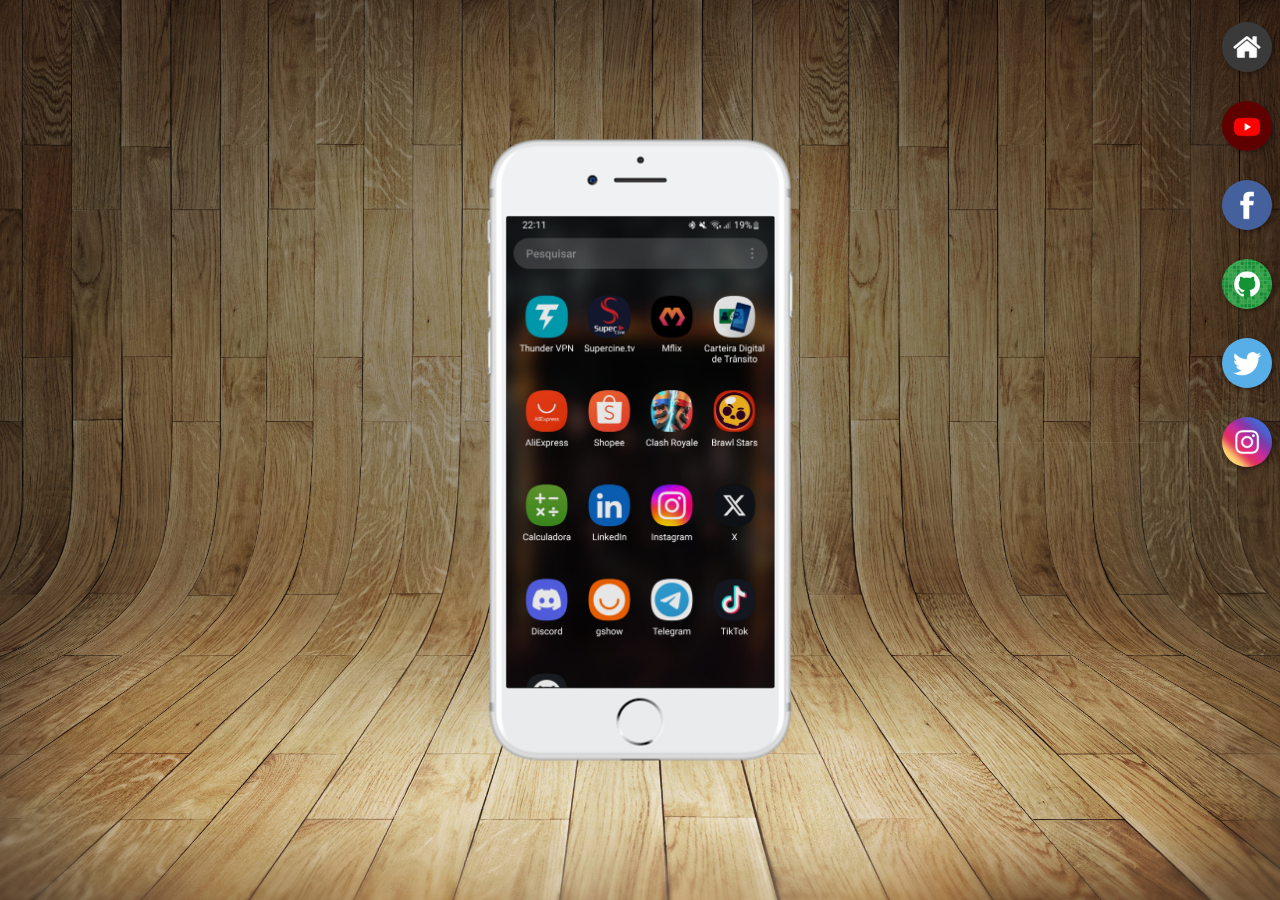
<file: index.html>
<!DOCTYPE html>
<html lang="pt-br">
<head>
    <meta charset="UTF-8">
    <meta name="viewport" content="width=device-width, initial-scale=1.0">
    <title>Projeto Redes Sociais</title>
    <link rel="stylesheet" href="estilos/styles.css">
    <link rel="shortcut icon" href="imagens/favicon.ico" type="image/x-icon">
</head>
<body>
    <main>
        <section id="telefone">
            <iframe src="templates/home.html" frameborder="0" name="iphone" id="iphone"></iframe>
        </section>
        <section id="redes-sociais">
            <a href="templates/home.html" target="iphone"><img src="imagens/logo-home.jpg" alt="Home"></a>
            <a href="templates/youtube.html" target="iphone"><img src="imagens/logo-youtube.jpg" alt="Youtube"></a>
            <a href="templates/facebook.html" target="iphone"><img src="imagens/logo-facebook.jpg" alt="Facebook"></a>
            <a href="templates/github.html" target="iphone"><img src="imagens/logo-github.jpg" alt="GitHub"></a>
            <a href="templates/twitter.html" target="iphone"><img src="imagens/logo-twitter.jpg" alt="Twitter"></a>
            <a href="templates/instagram.html" target="iphone"><img src="imagens/logo-instagram.jpg" alt="Instagram"></a>
        </section>
    </main>
</body>
</html>
</file>
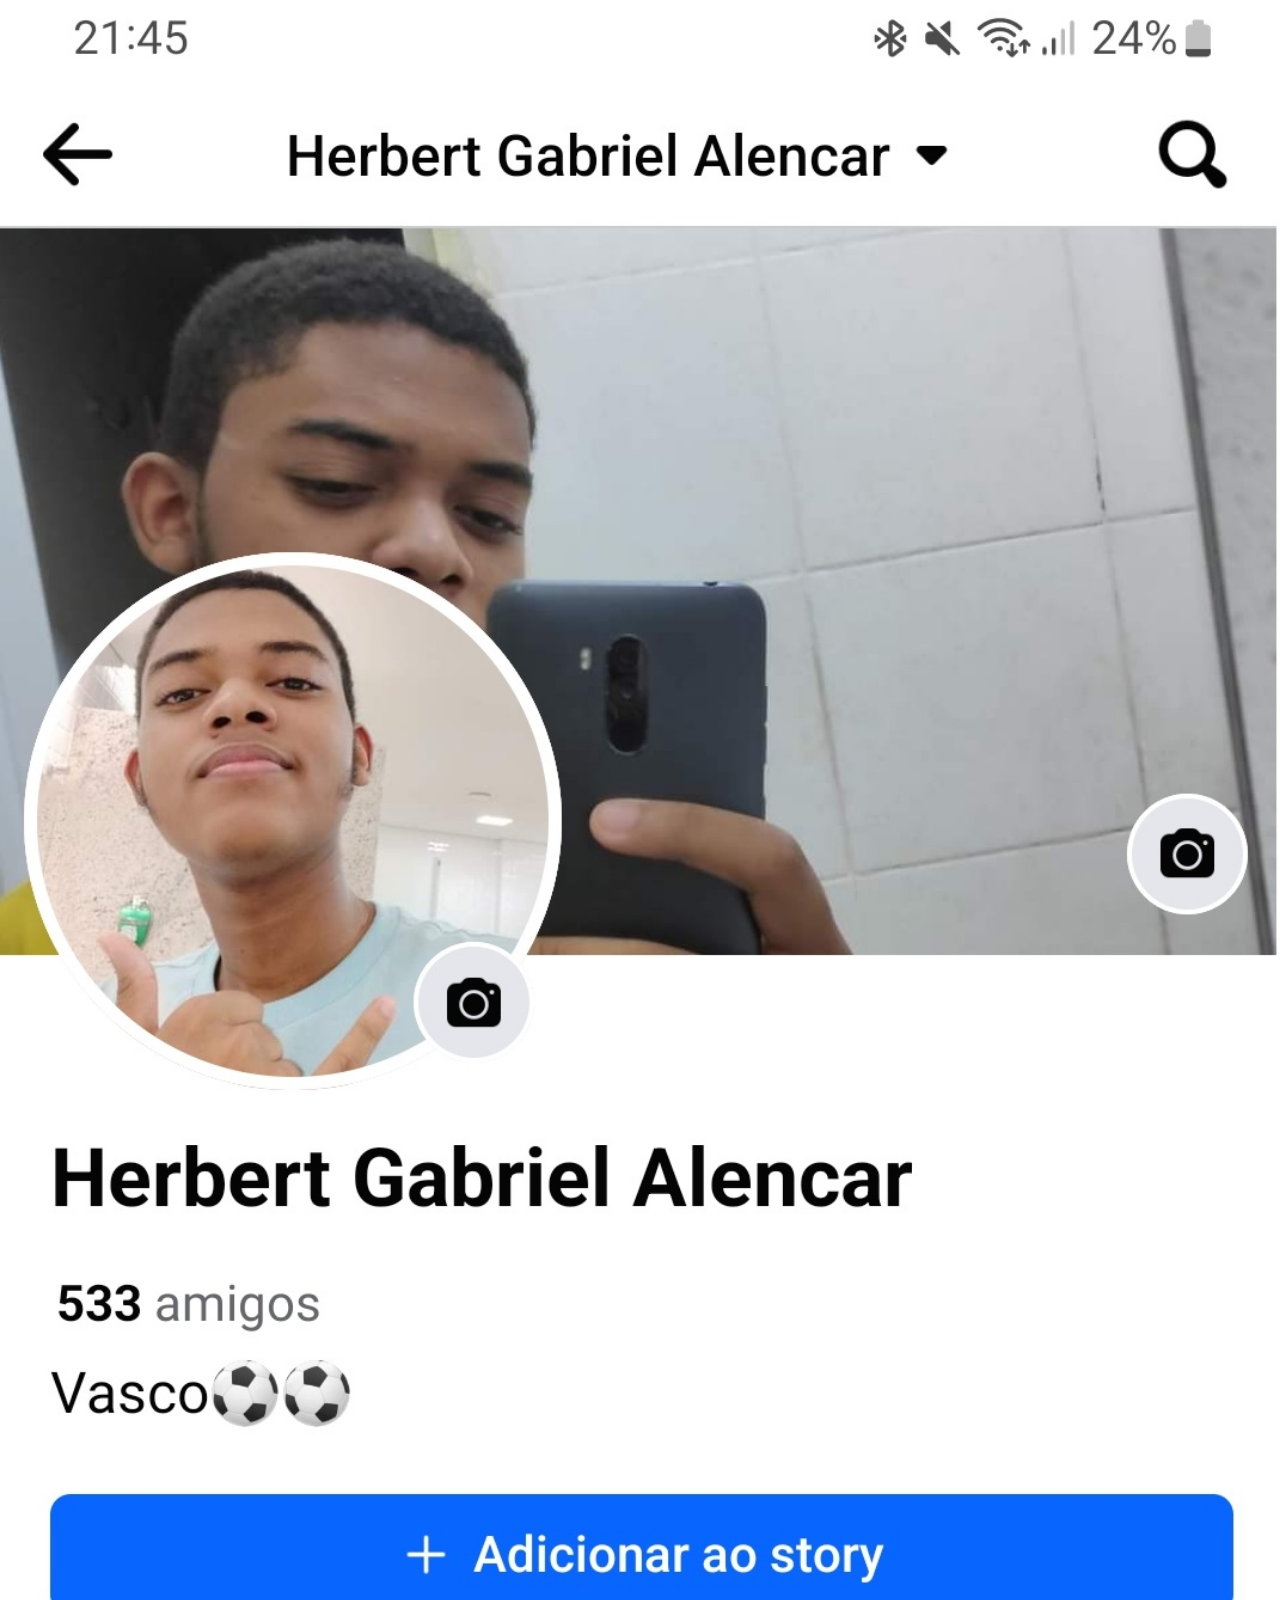
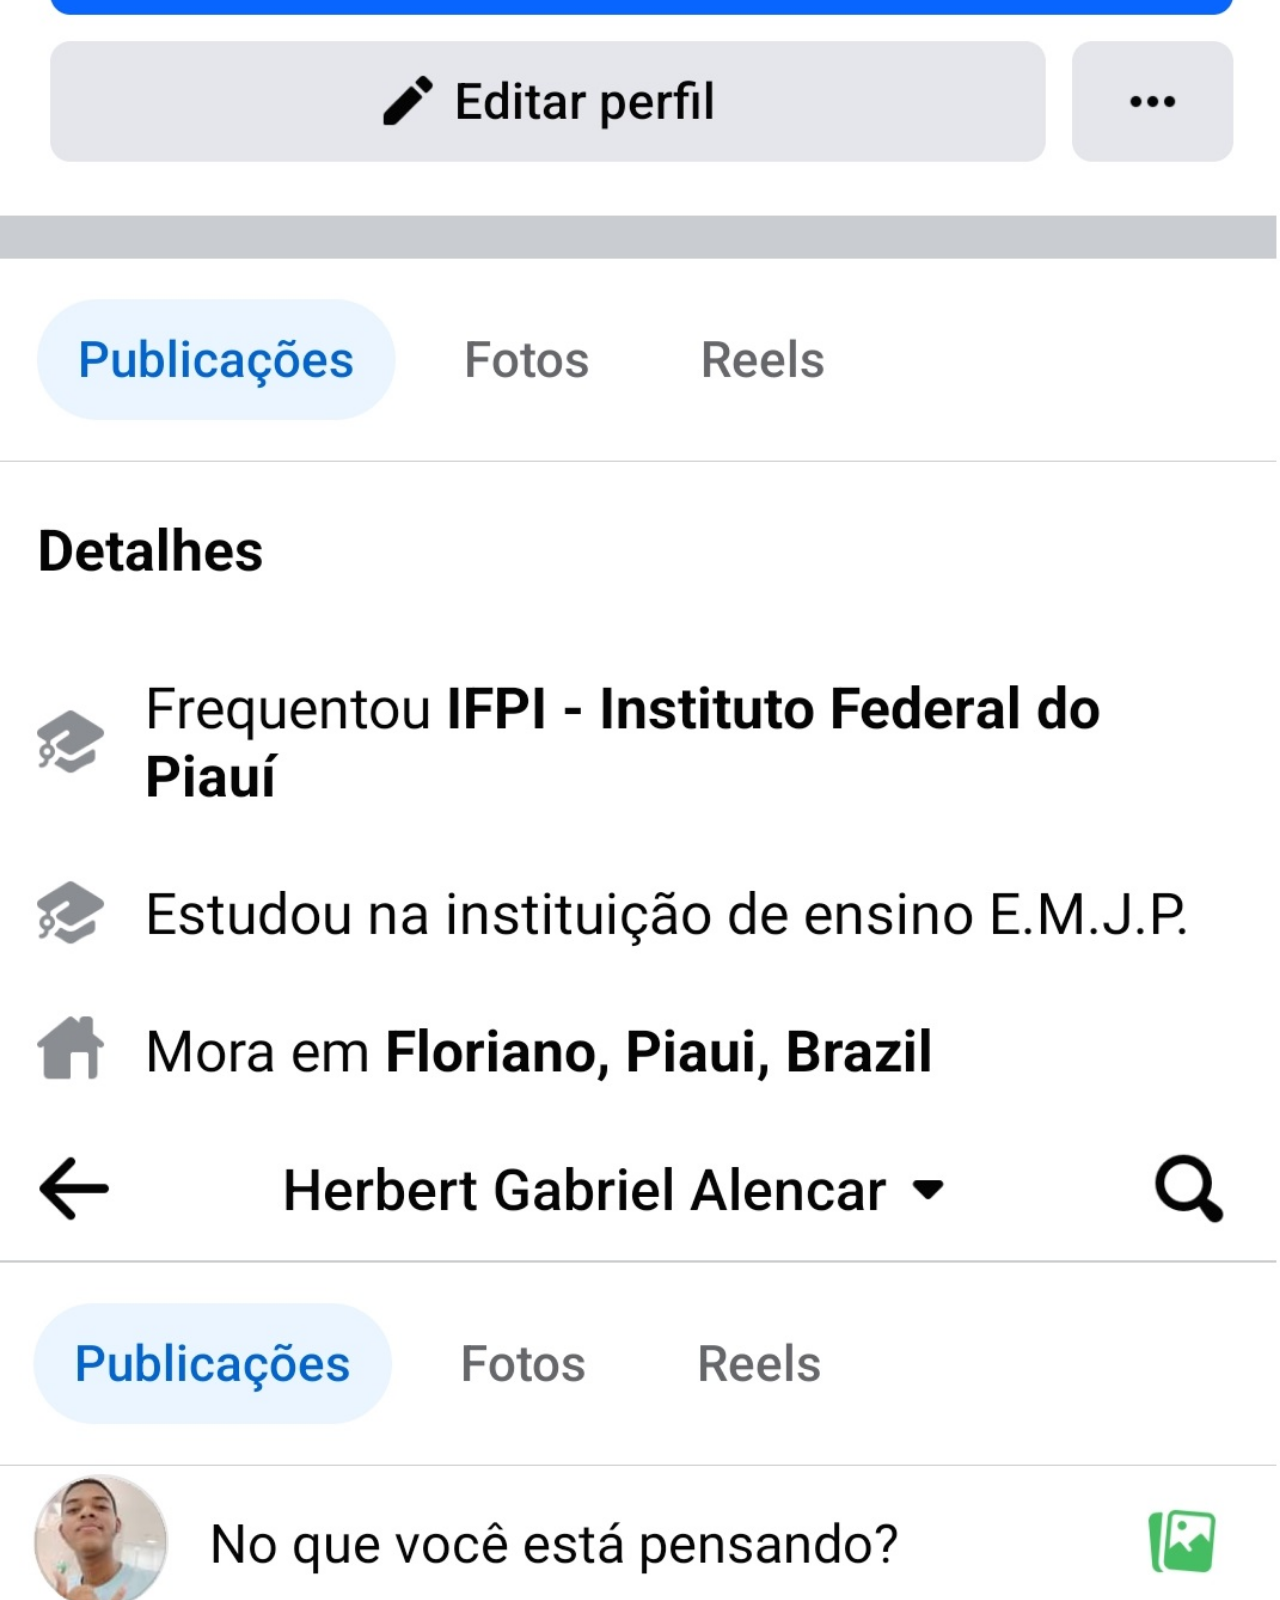
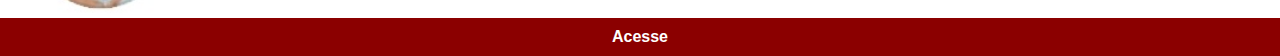
<file: facebook.html>
<!DOCTYPE html>
<html lang="en">
<head>
    <meta charset="UTF-8">
    <meta name="viewport" content="width=device-width, initial-scale=1.0">
    <link rel="stylesheet" href="estilos/social.css">
    <title>Facebook</title>
</head>
<body>
    <img src="imagens/tela-facebook.jpg" alt="Facebook">
    <a href="https://www.facebook.com/herbertgabriel.alencar" target="_blank">Acesse</a>
</body>
</html>
</file>
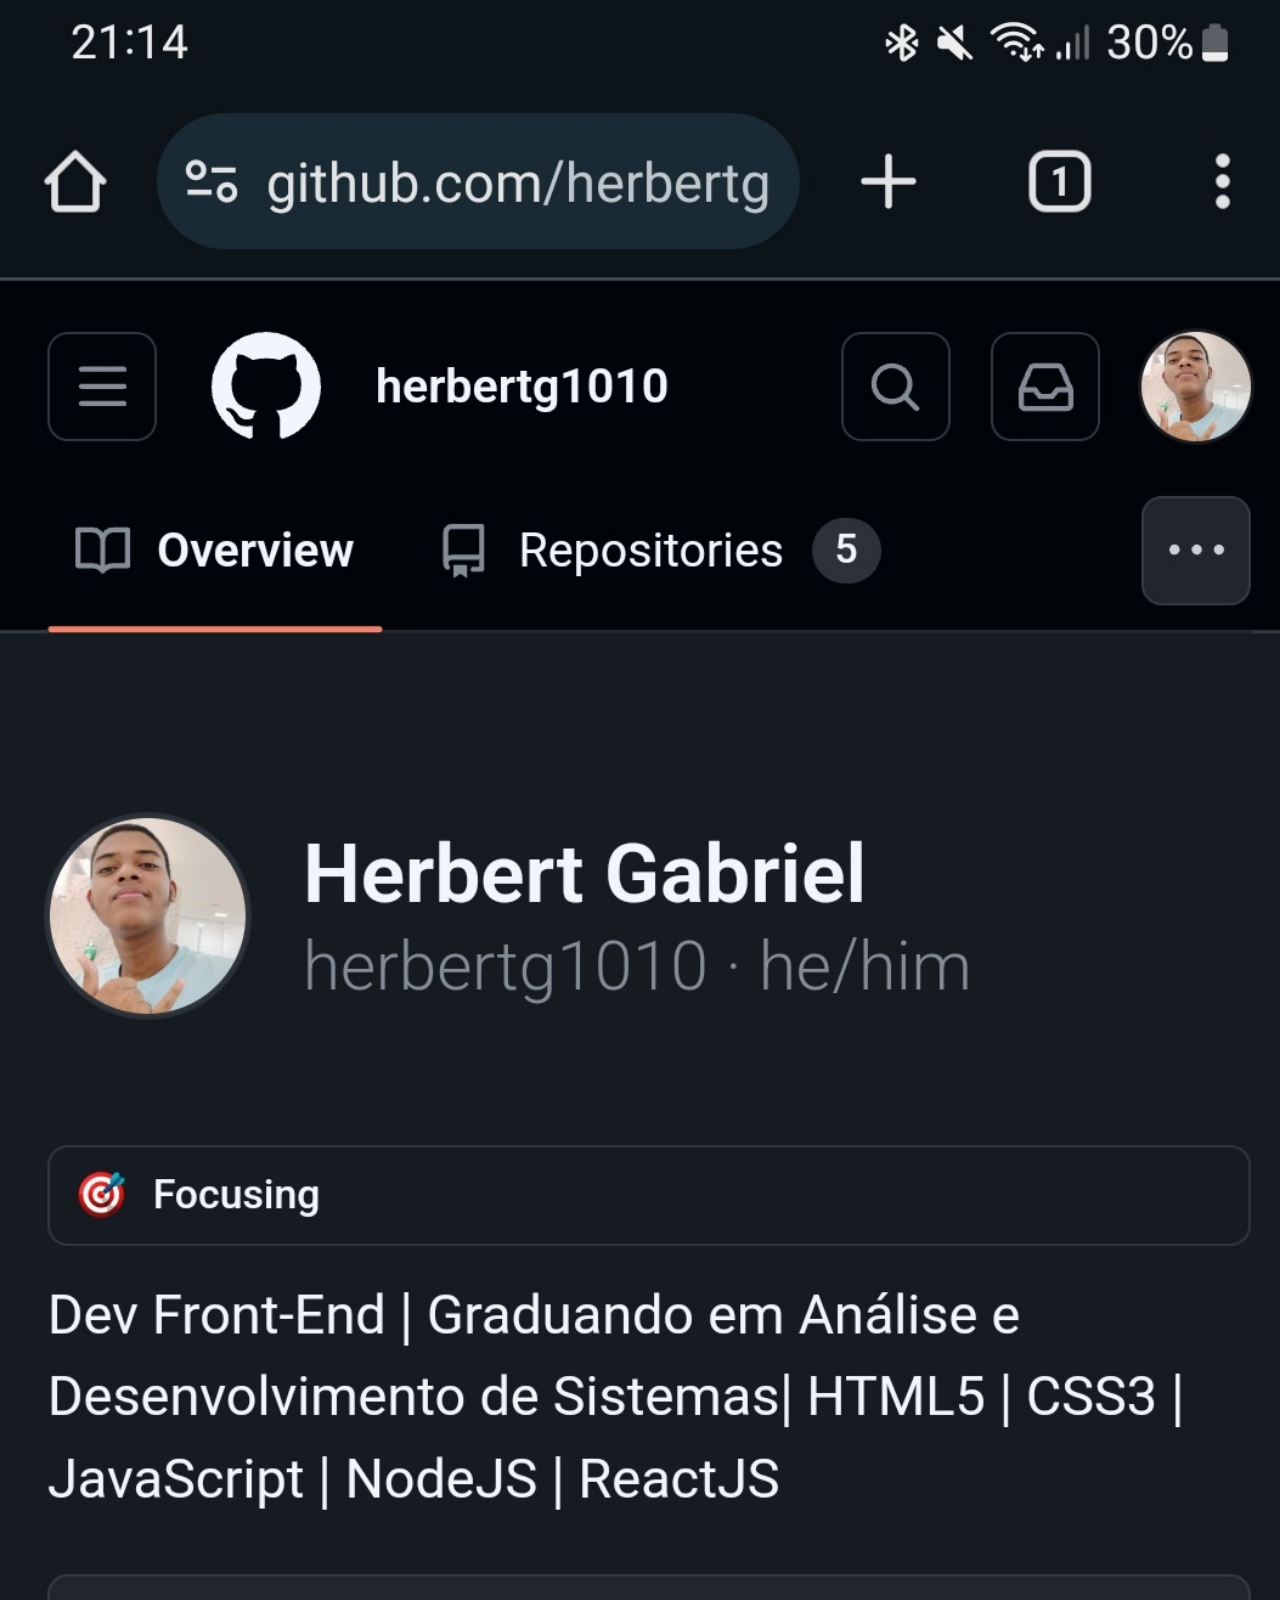
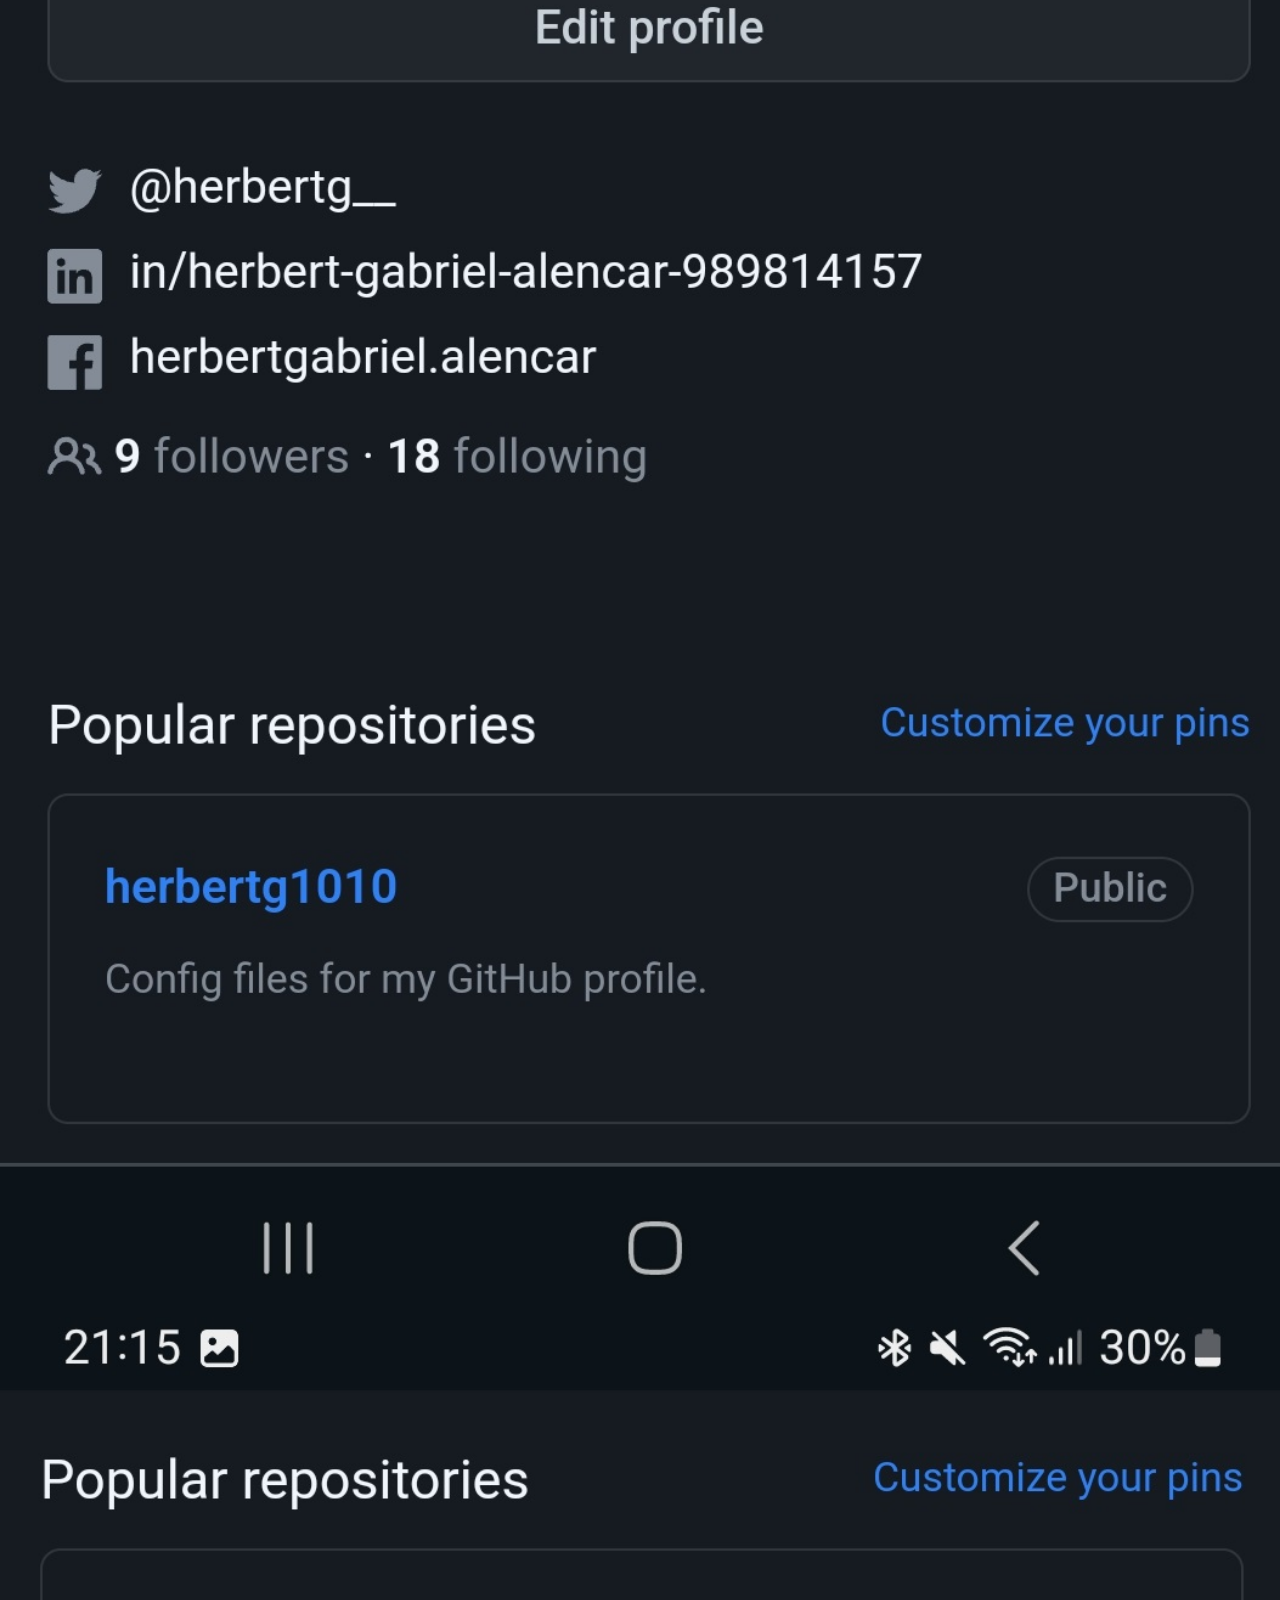
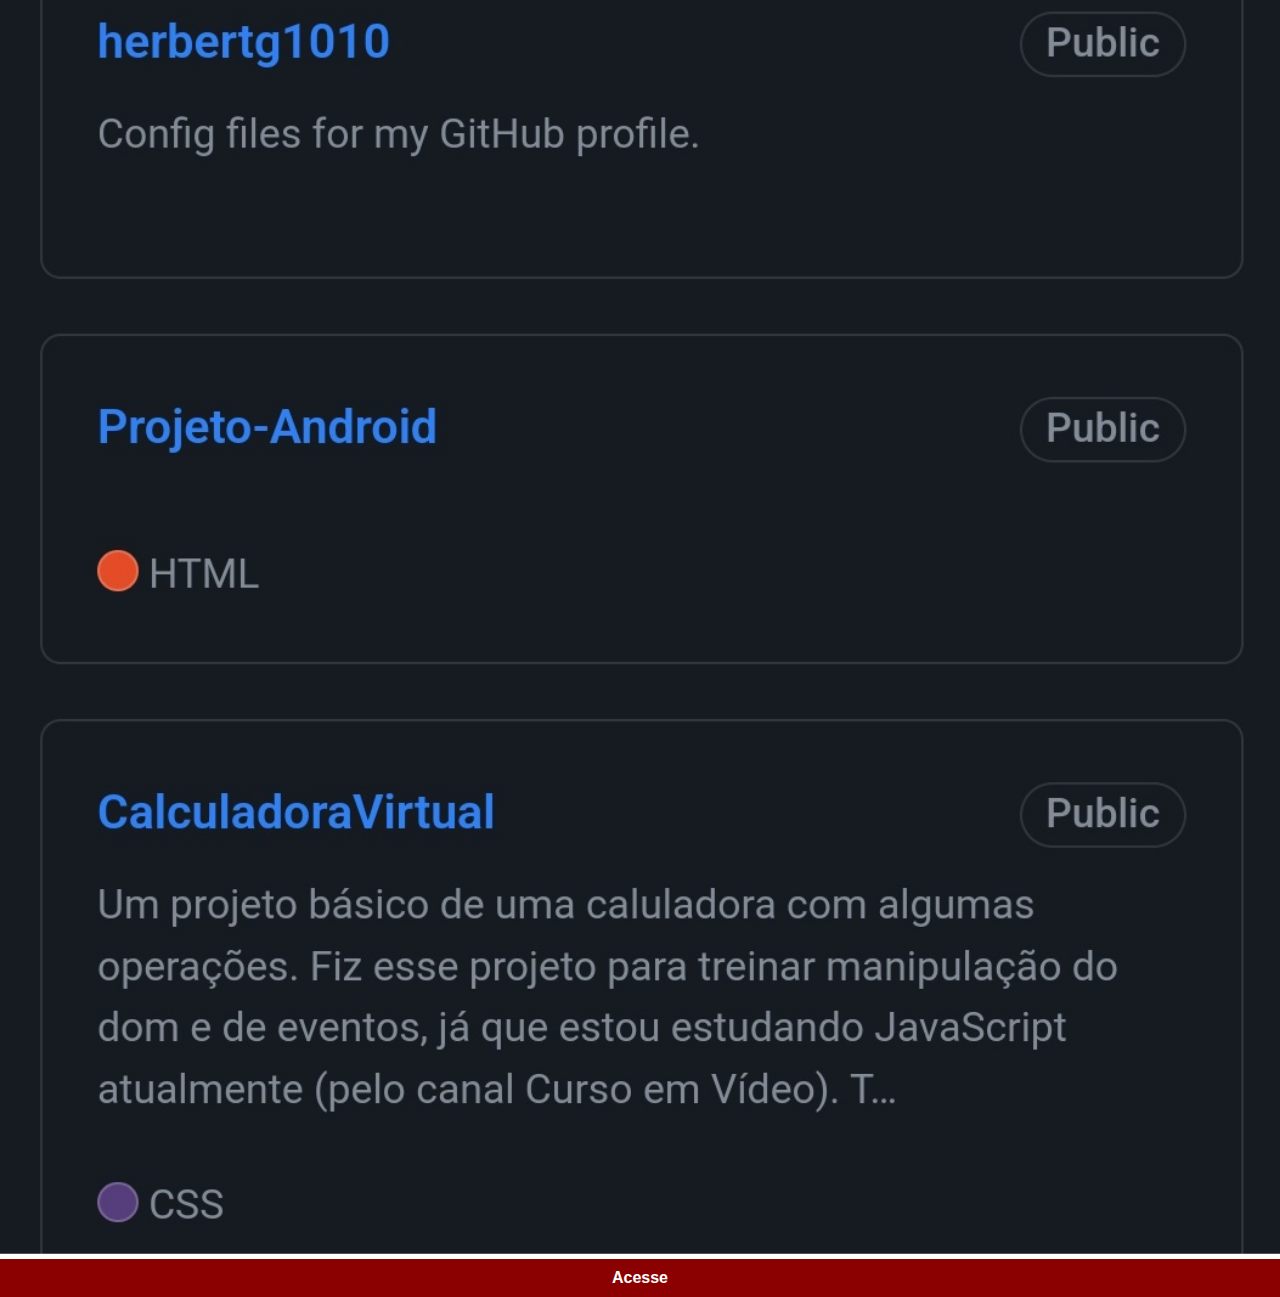
<file: github.html>
<!DOCTYPE html>
<html lang="pt-br">
<head>
    <meta charset="UTF-8">
    <meta name="viewport" content="width=device-width, initial-scale=1.0">
    <title>Github</title>
    <link rel="stylesheet" href="estilos/social.css">
</head>
<body>
    <img src="imagens/tela-github.jpg" alt="GitHub">
    <a href="https://github.com/herbertg1010?tab=repositories" target="_blank">Acesse</a>
</body>
</html>
</file>
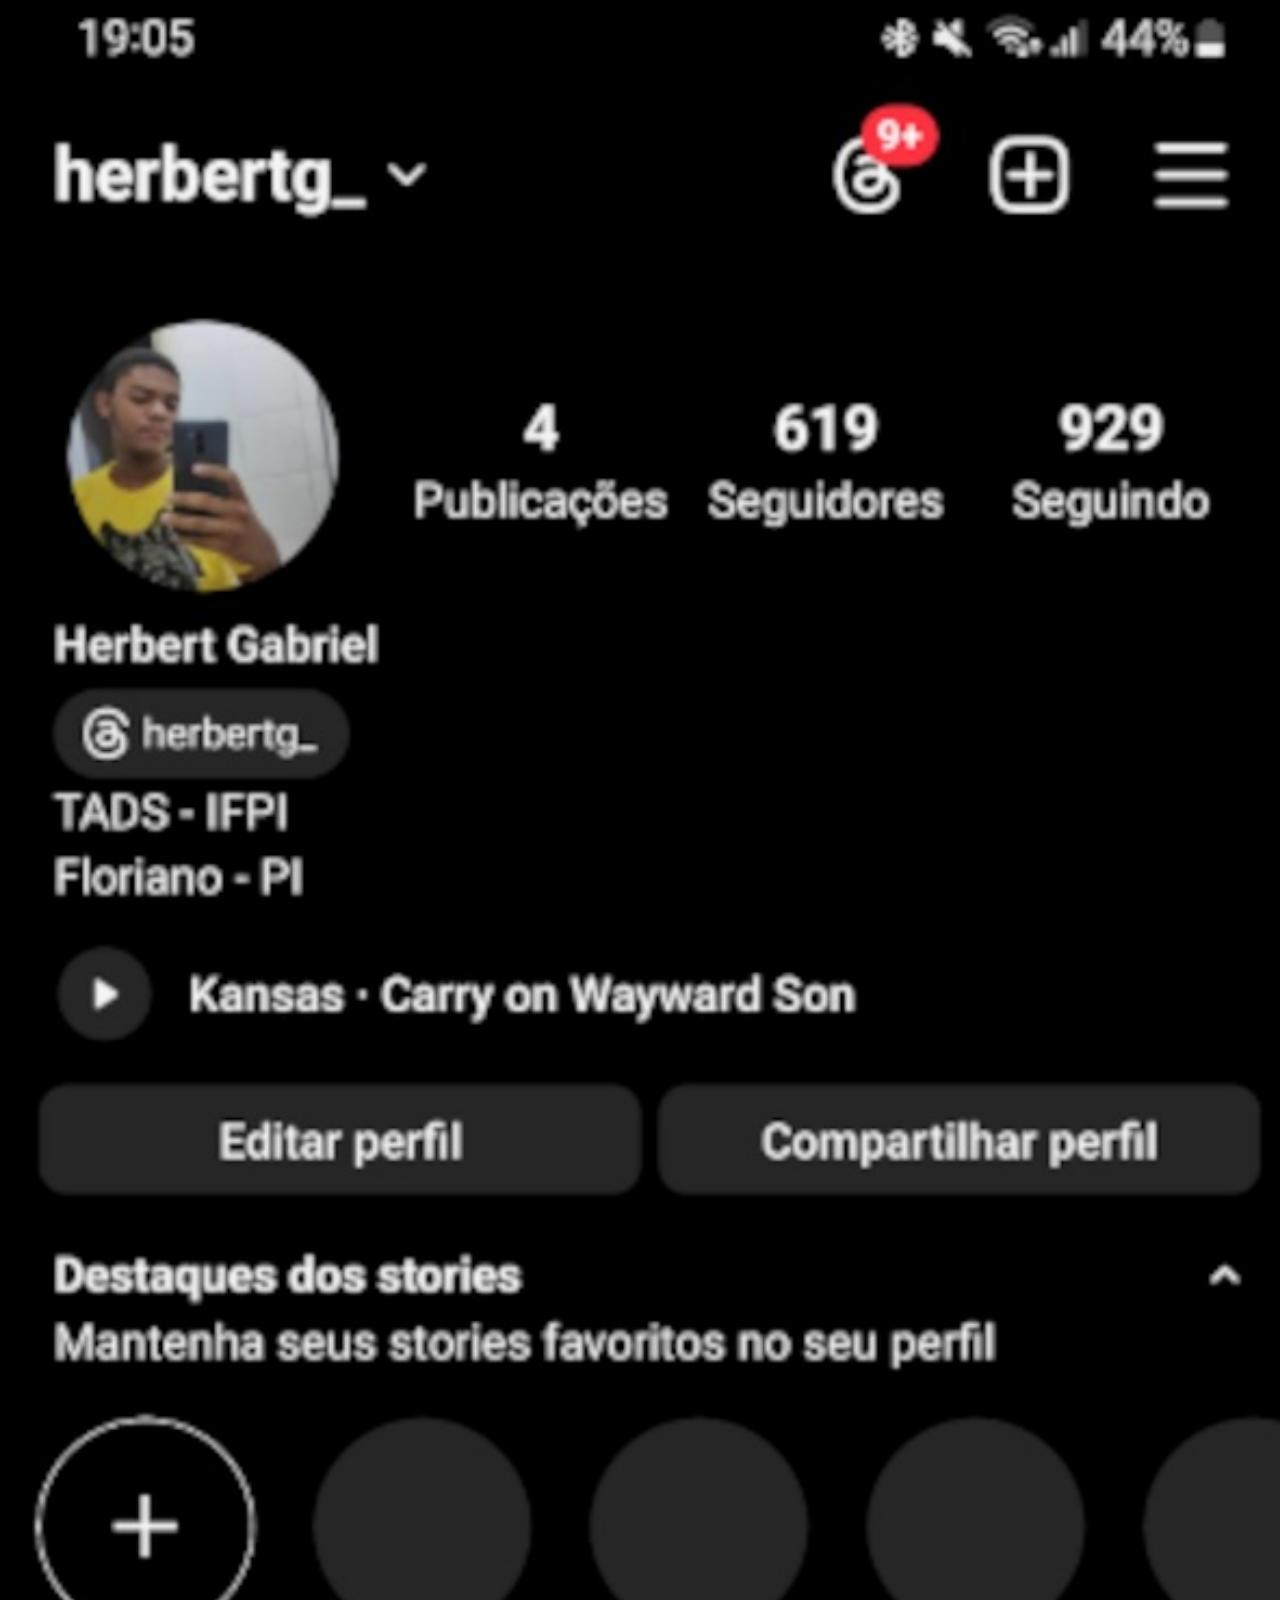
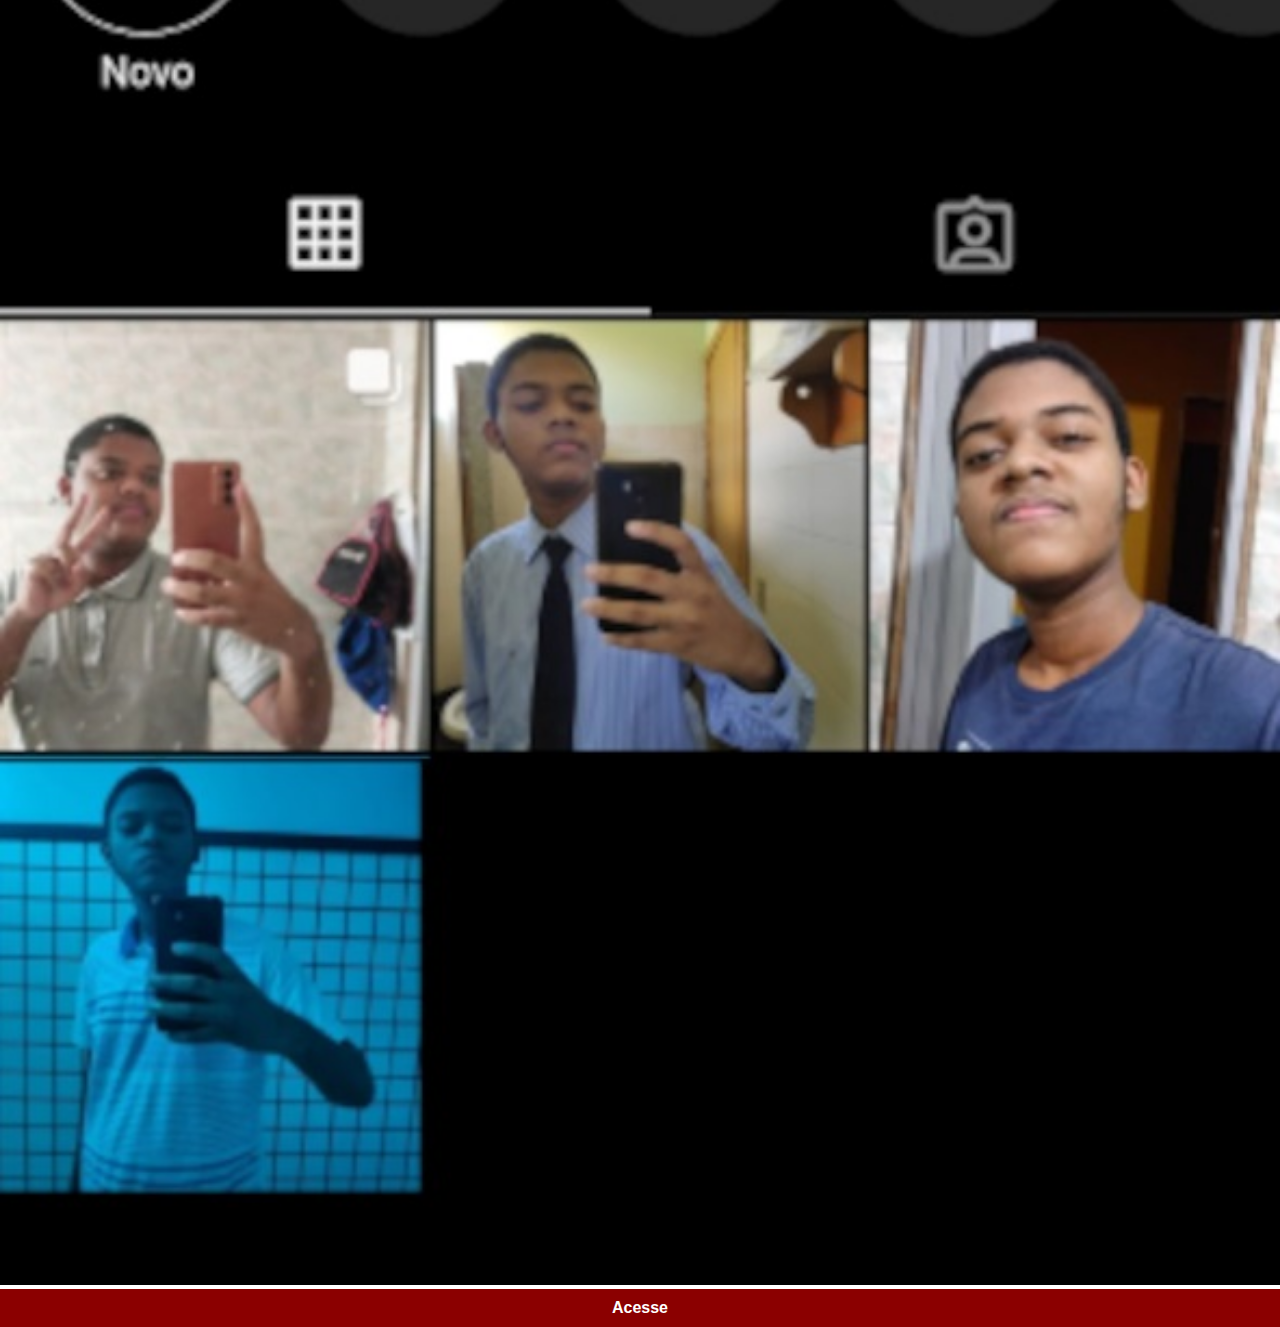
<file: instagram.html>
<!DOCTYPE html>
<html lang="en">
<head>
    <meta charset="UTF-8">
    <meta name="viewport" content="width=device-width, initial-scale=1.0">
    <title>Instagram</title>
    <link rel="stylesheet" href="estilos/social.css">
</head>
<body>
    <img src="imagens/tela-instagram.jpg" alt="Instagram">
    <a href="https://www.instagram.com/herbertg_/" target="_blank">Acesse</a>
</body>
</html>
</file>
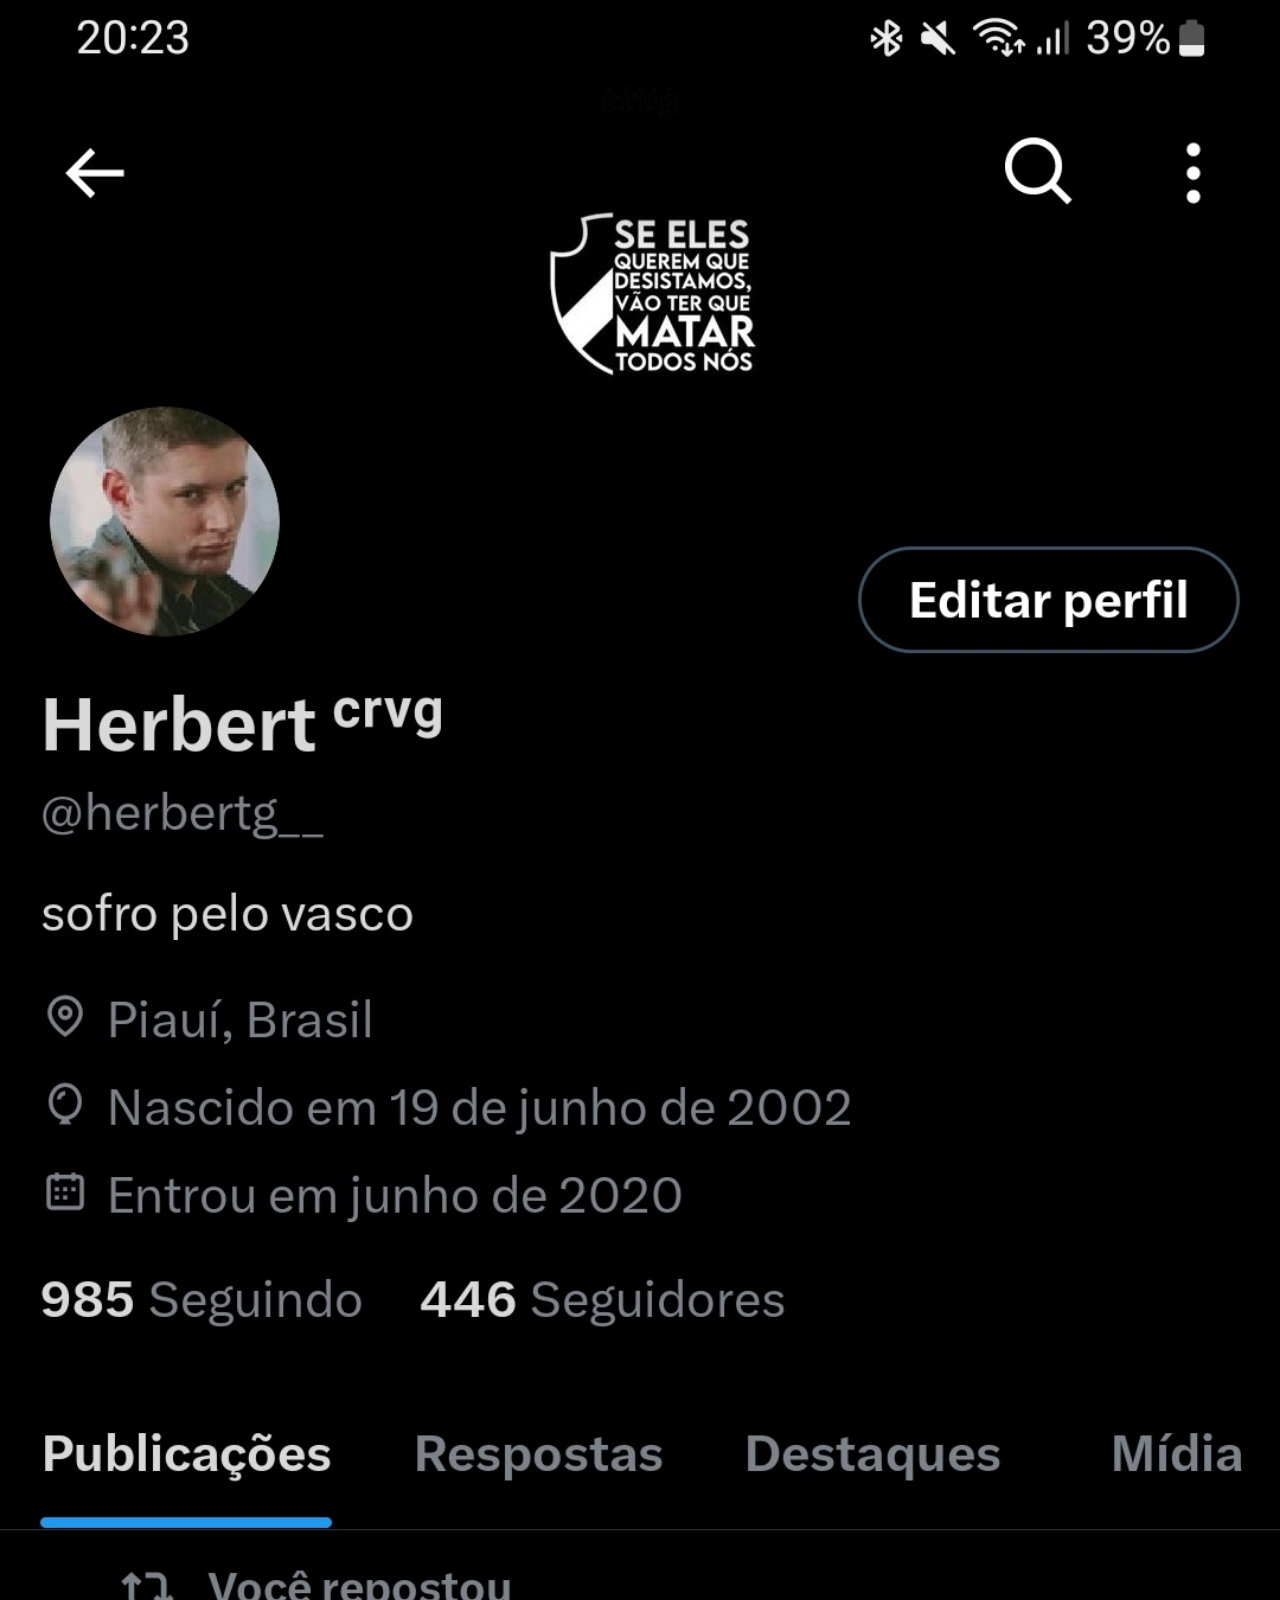
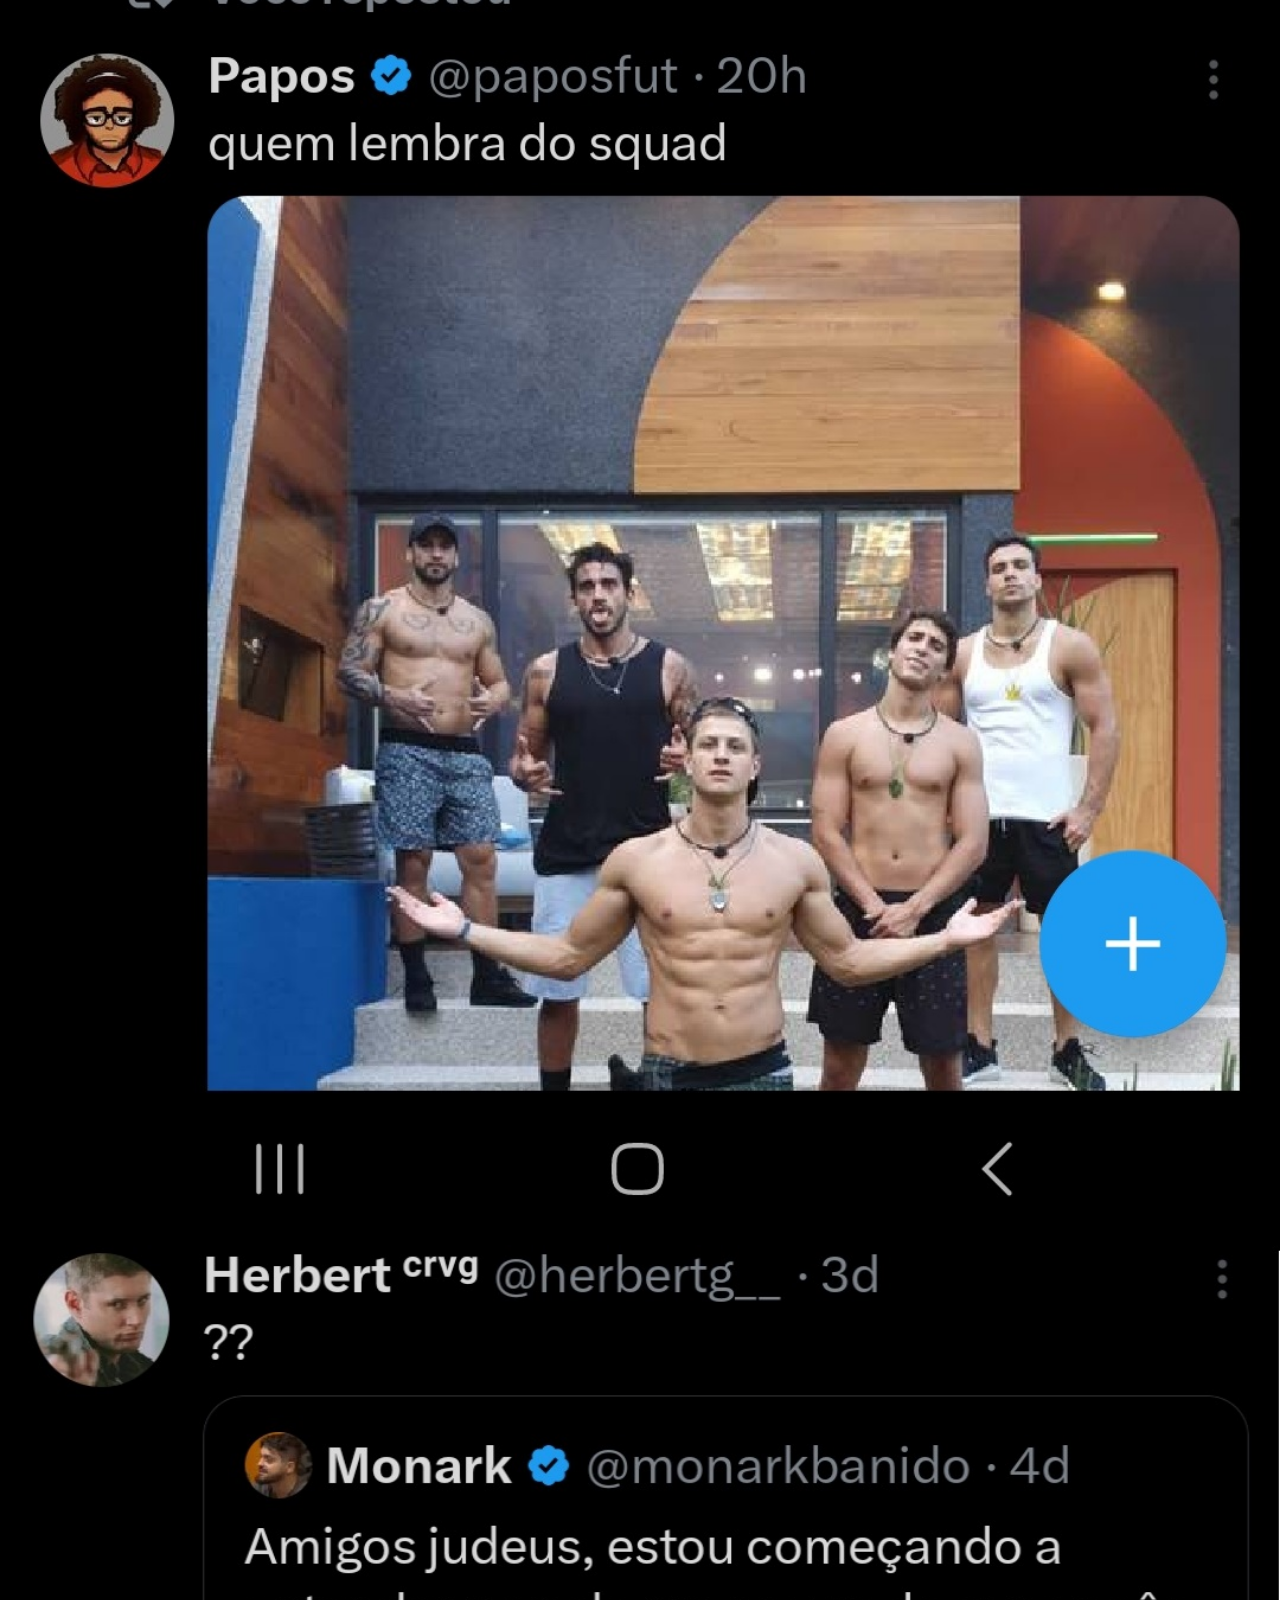
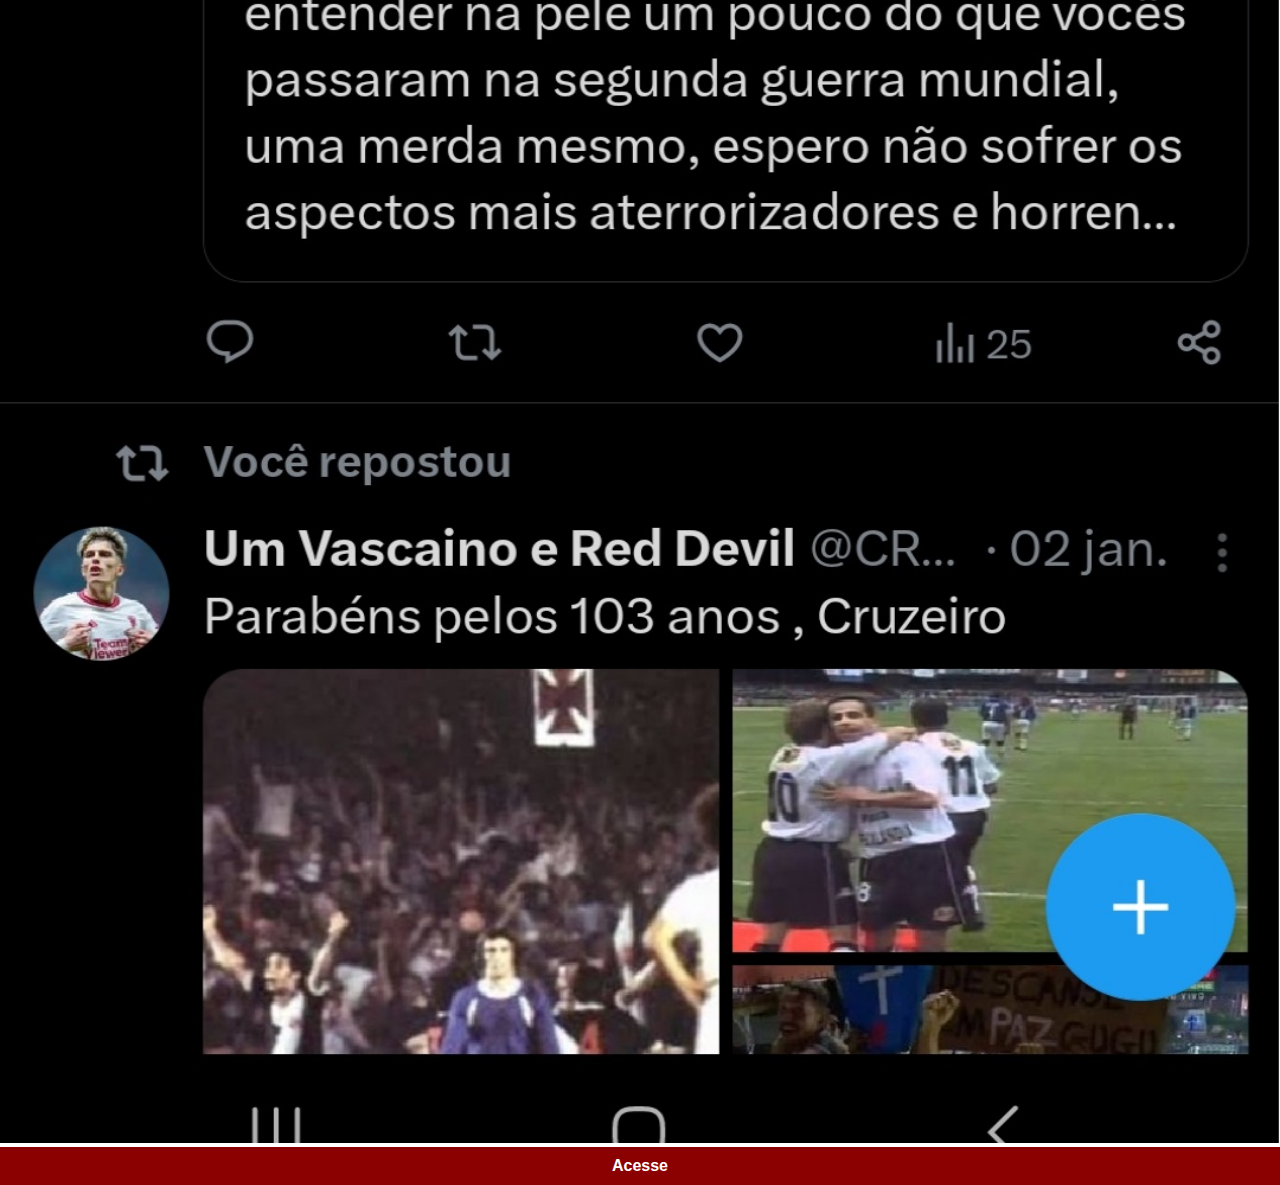
<file: twitter.html>
<!DOCTYPE html>
<html lang="pt-br">
<head>
    <meta charset="UTF-8">
    <meta name="viewport" content="width=device-width, initial-scale=1.0">
    <title>Twitter</title>
    <link rel="stylesheet" href="estilos/social.css">
</head>
<body>
    <img src="imagens/tela-twitter.jpg" alt="Twitter">
    <a href="https://twitter.com/herbertg__" target="_blank">Acesse</a>
</body>
</html>
</file>
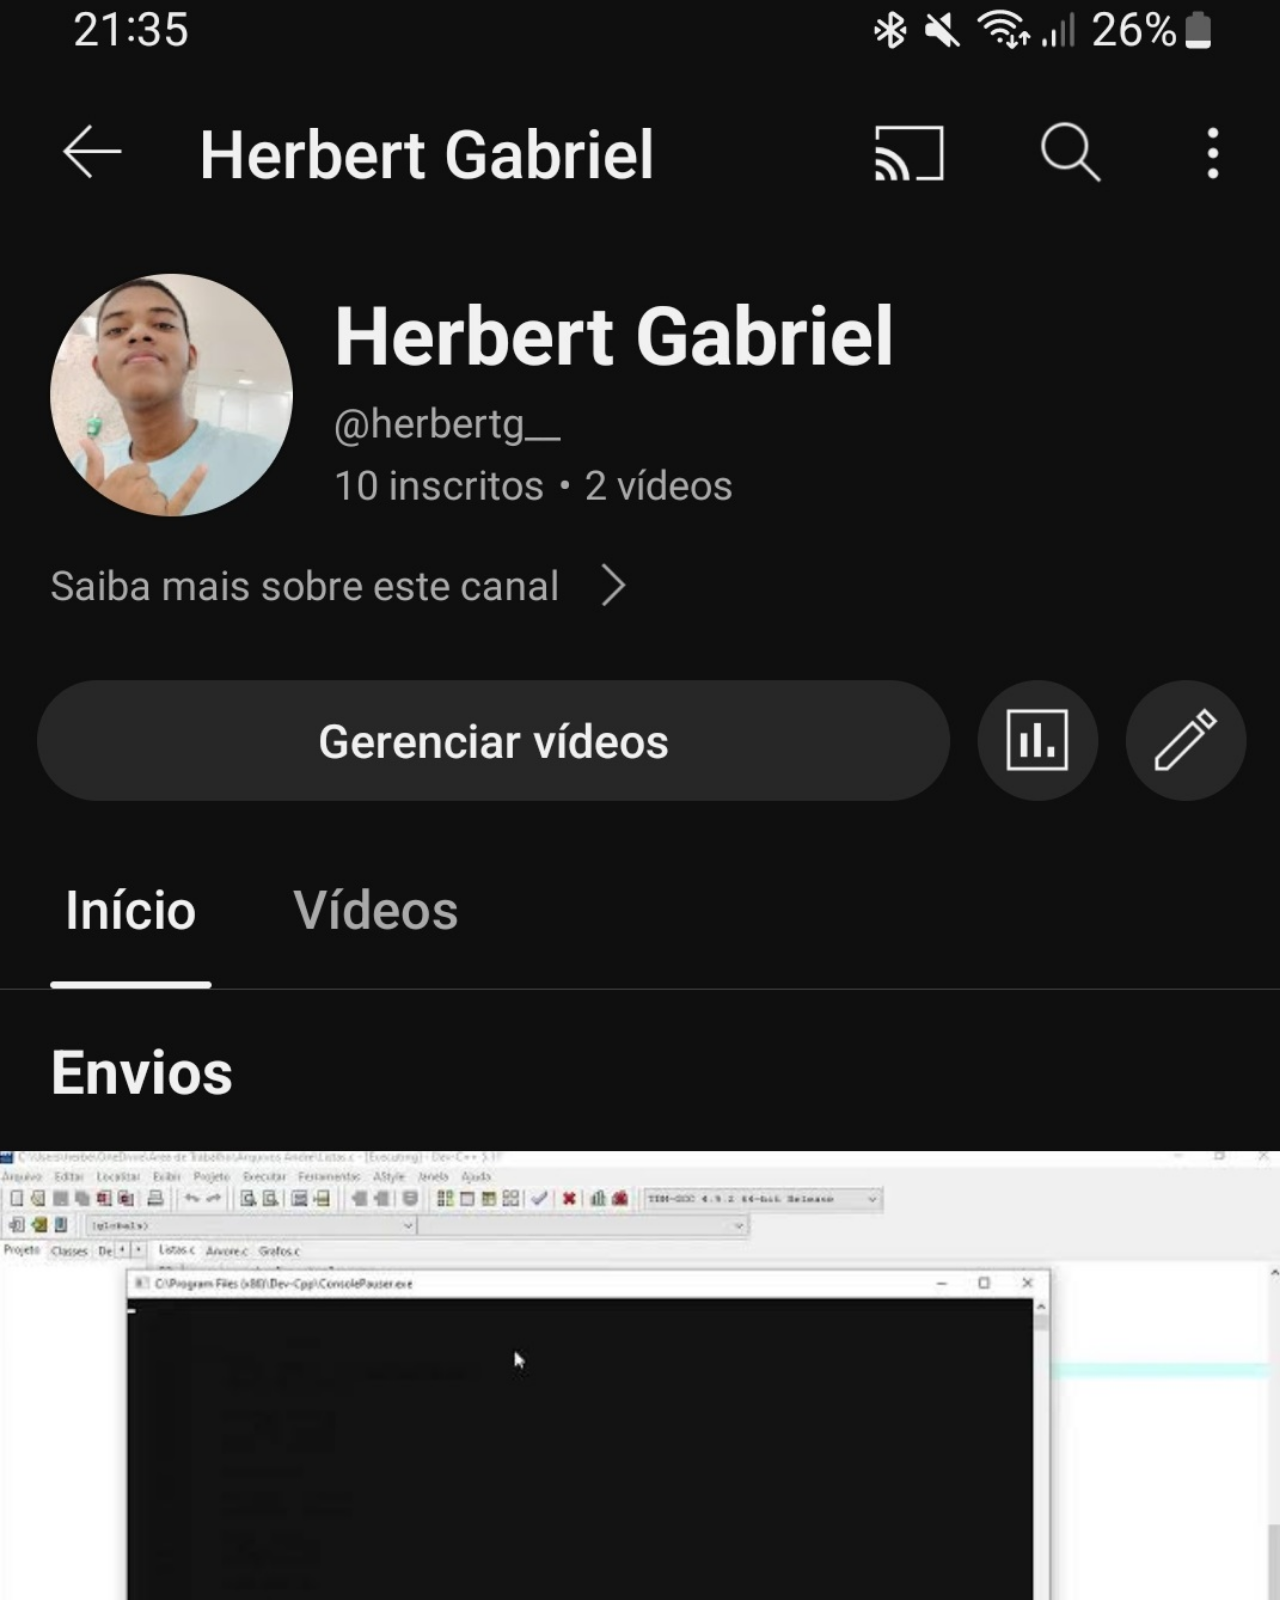
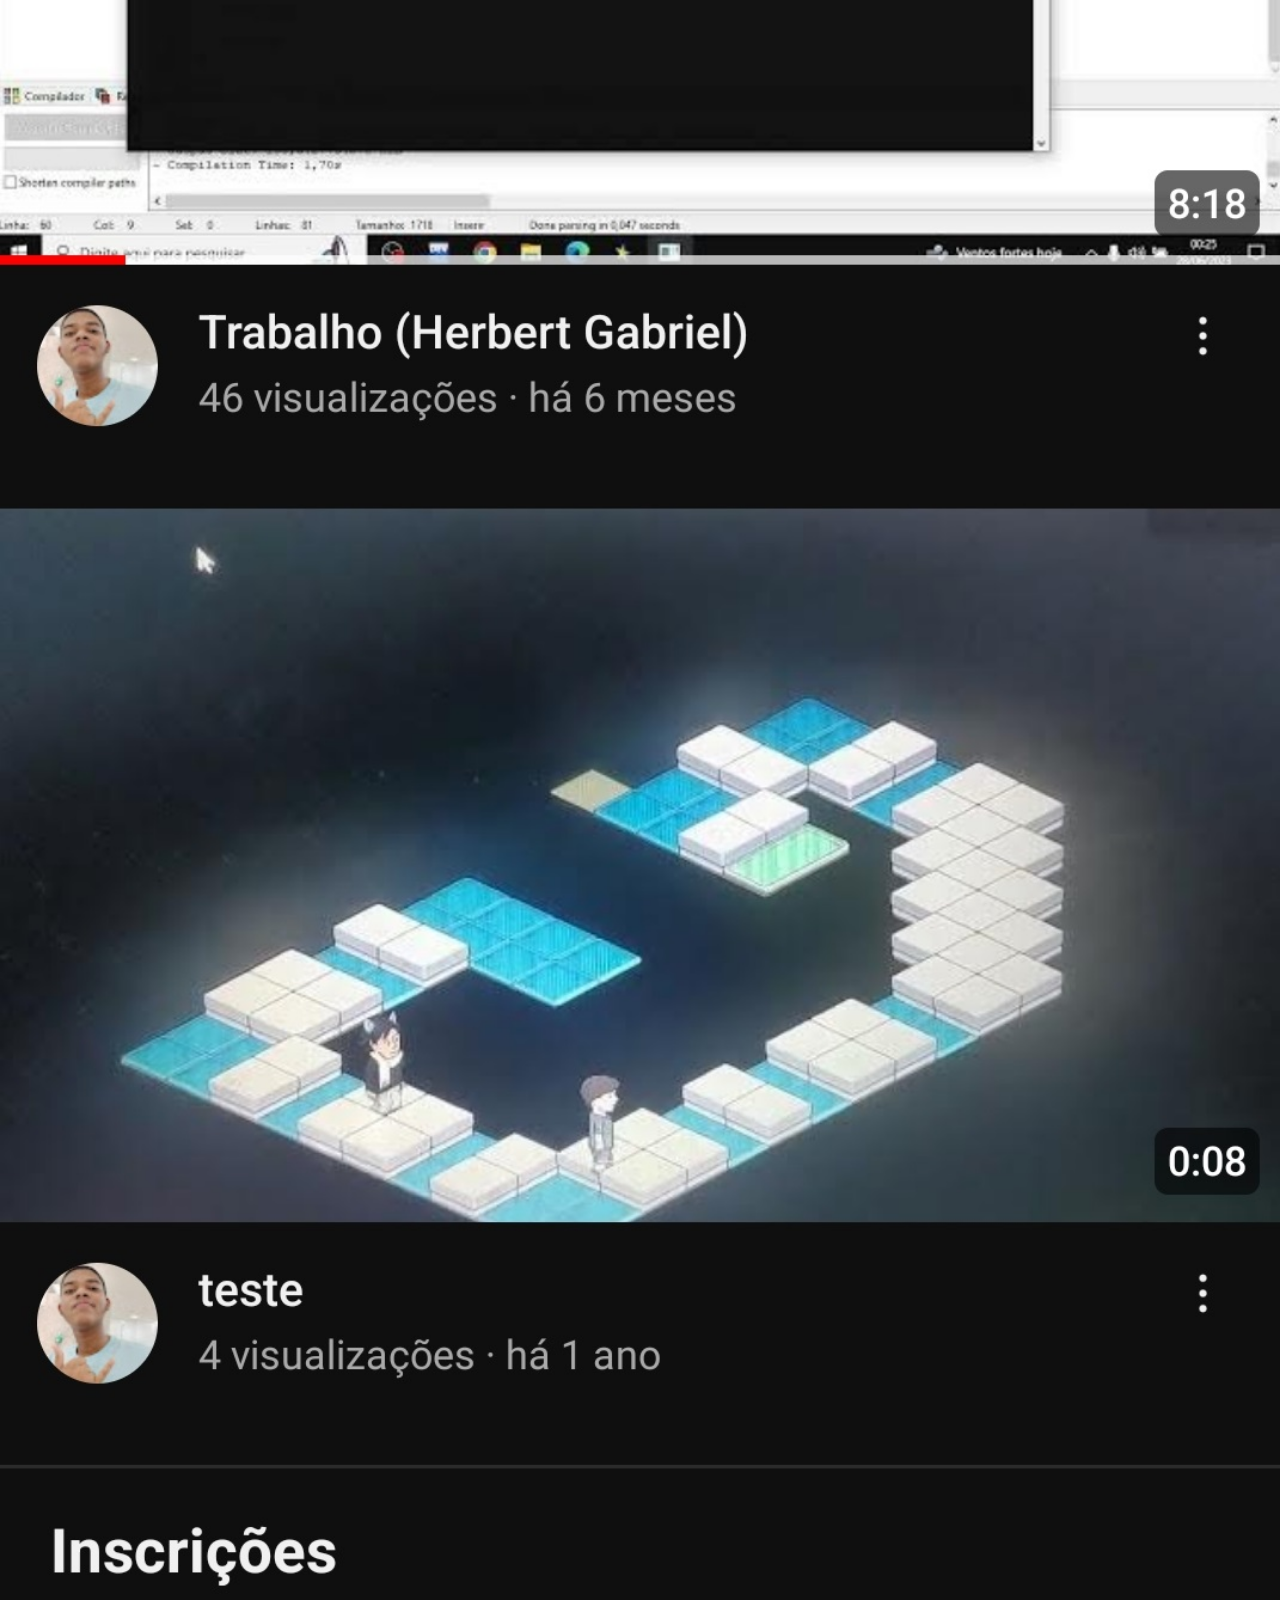
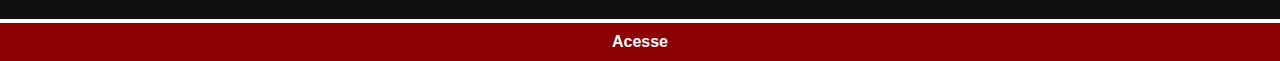
<file: youtube.html>
<!DOCTYPE html>
<html lang="pt-br">
<head>
    <meta charset="UTF-8">
    <meta name="viewport" content="width=device-width, initial-scale=1.0">
    <title>Youtube</title>
    <link rel="stylesheet" href="estilos/social.css">
</head>
<body>
    <img src="imagens/tela-youtube.jpg" alt="Youtube">
    <a href="https://www.youtube.com/channel/UCwIy_tREKIJ9zYofTXIkq9w" target="_blank">Acesse</a>
</body>
</html>
</file>
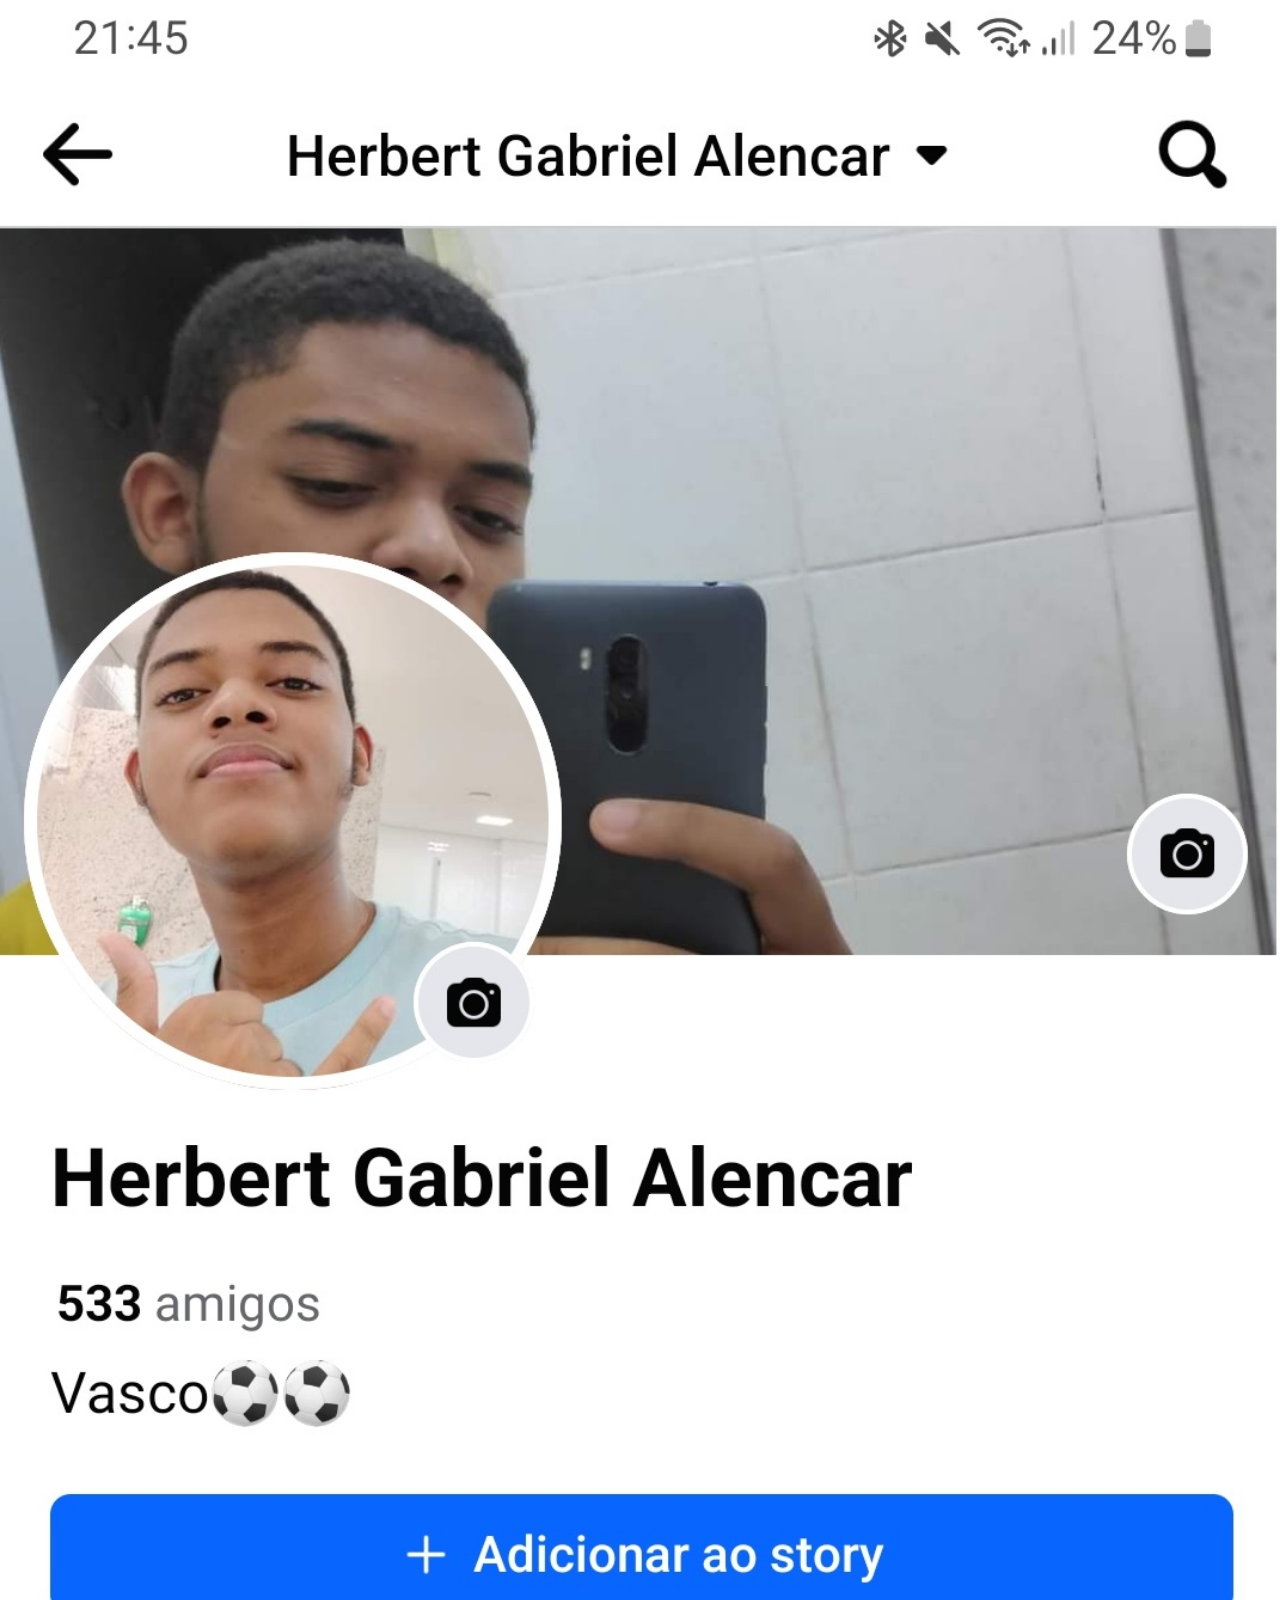
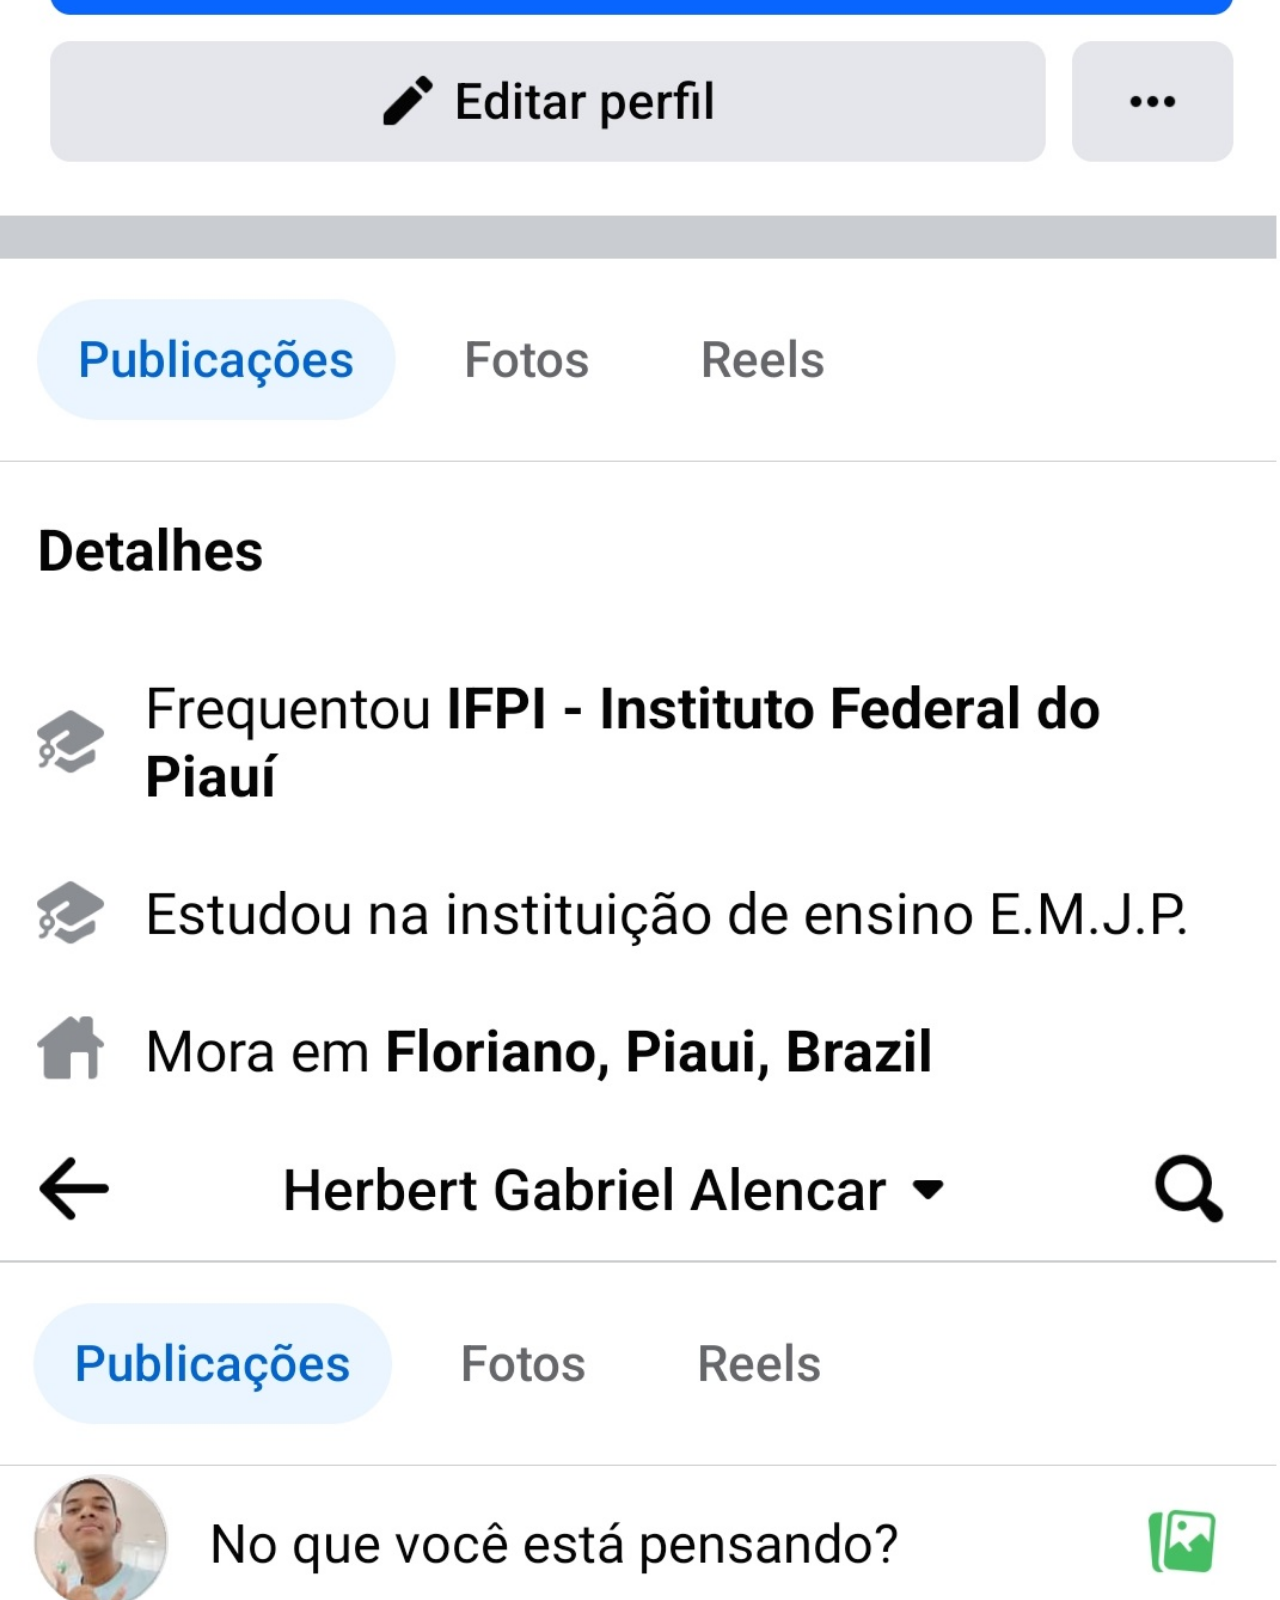
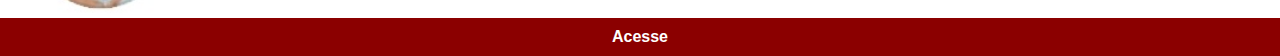
<file: templates/facebook.html>
<!DOCTYPE html>
<html lang="en">
<head>
    <meta charset="UTF-8">
    <meta name="viewport" content="width=device-width, initial-scale=1.0">
    <link rel="stylesheet" href="../estilos/social.css">
    <title>Facebook</title>
</head>
<body>
    <img src="../imagens/tela-facebook.jpg" alt="Facebook">
    <a href="https://www.facebook.com/herbertgabriel.alencar" target="_blank">Acesse</a>
</body>
</html>
</file>
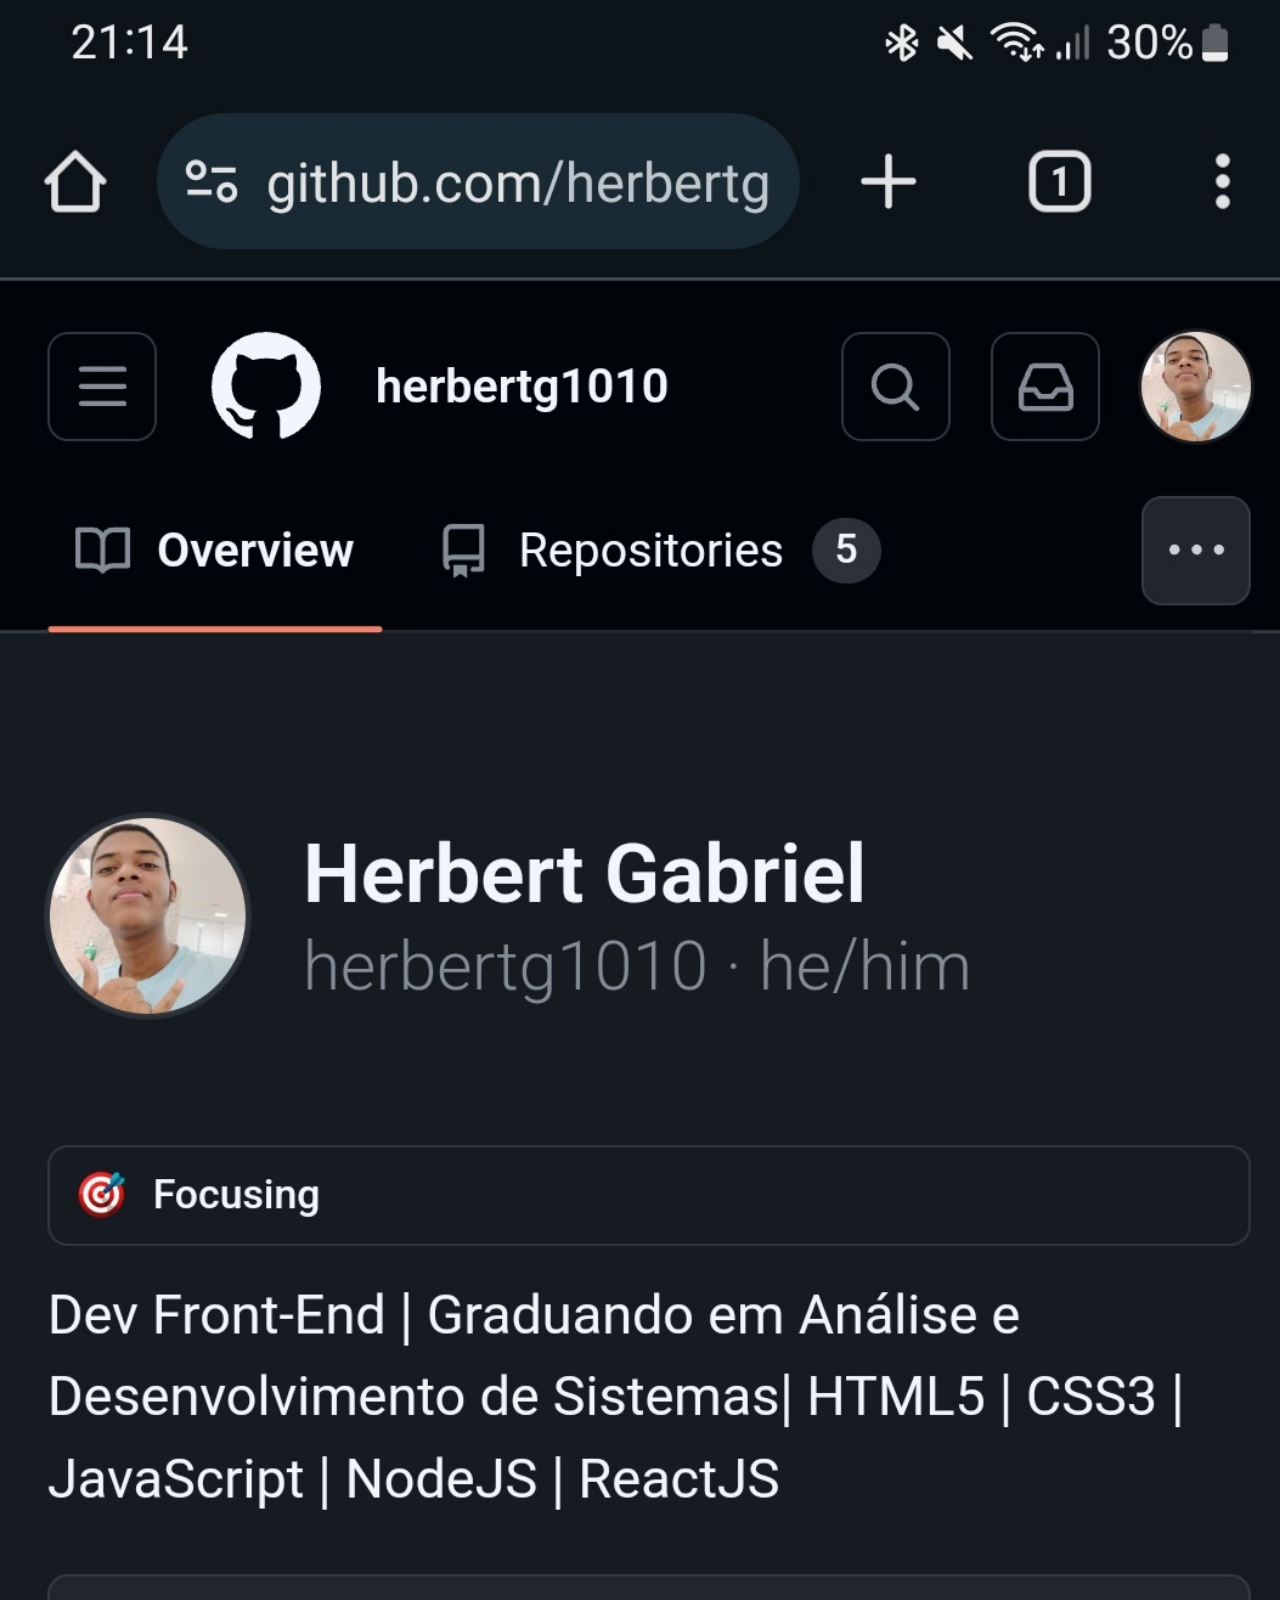
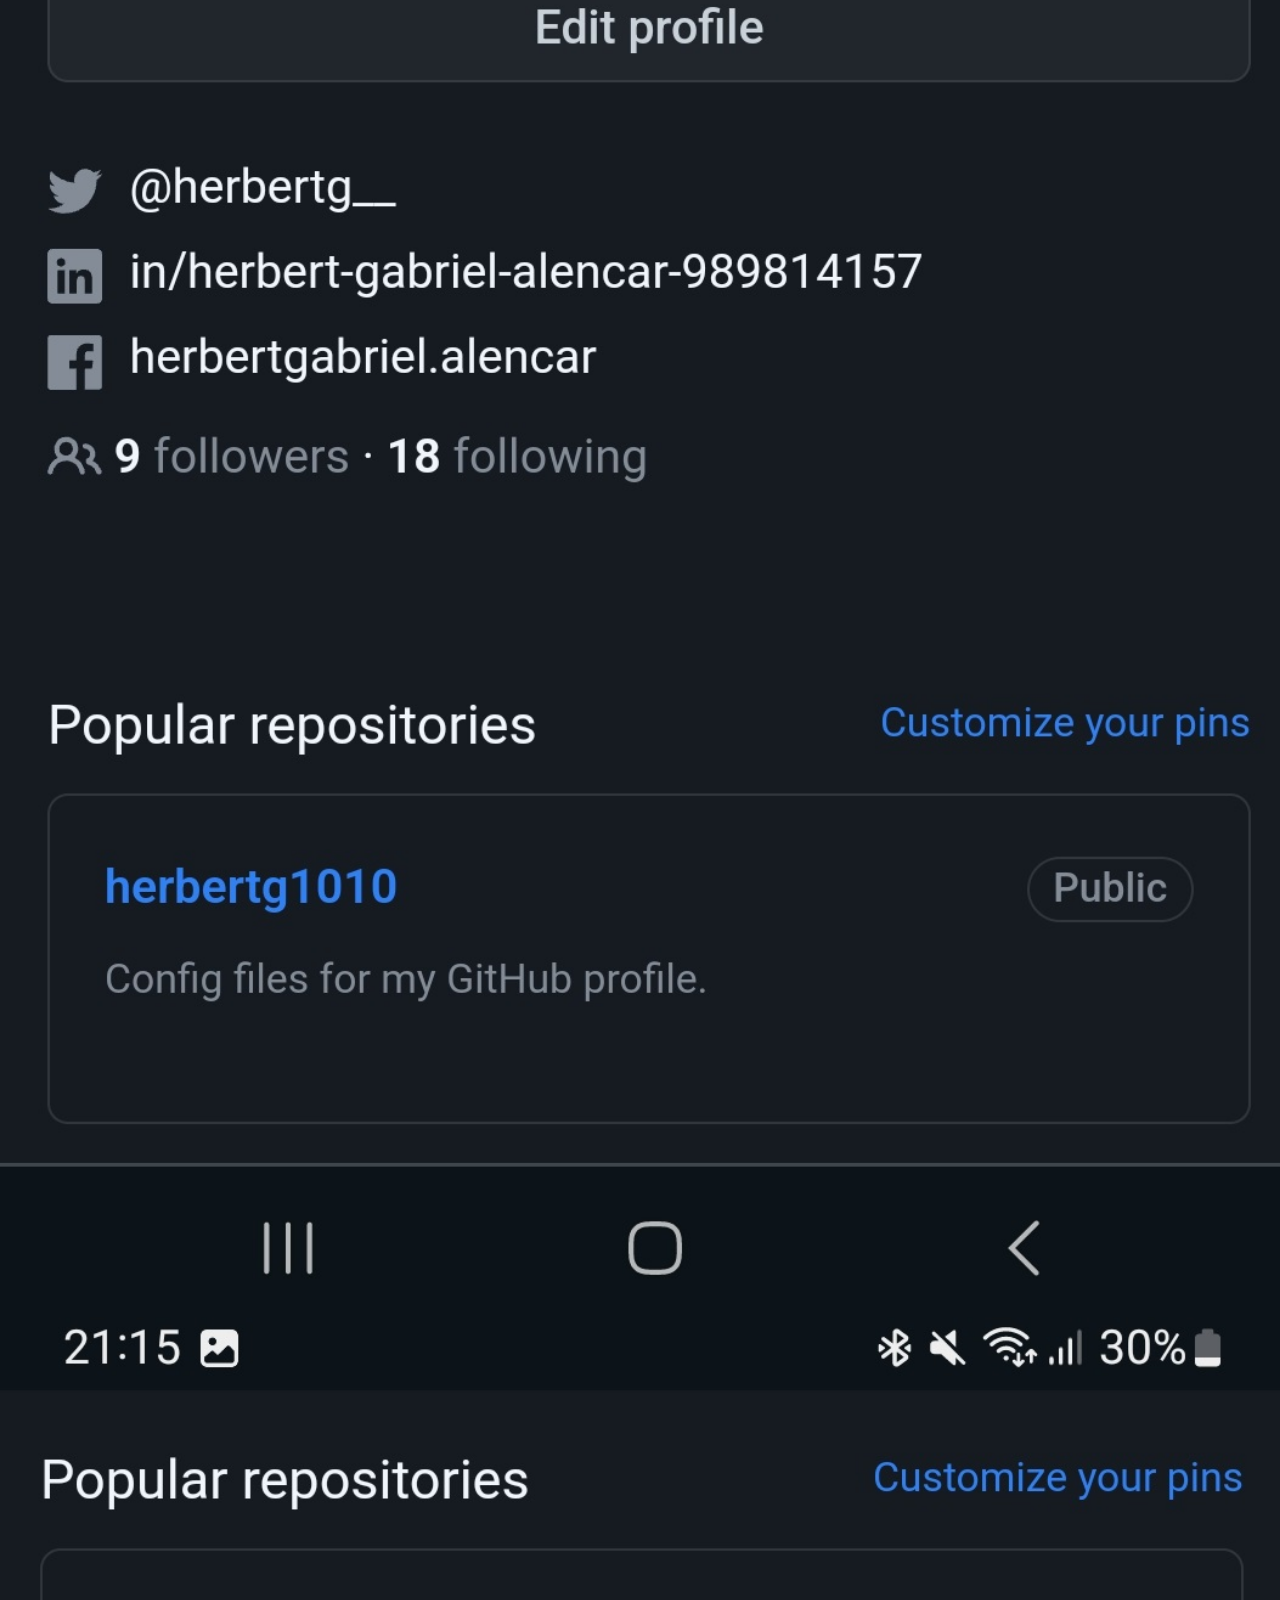
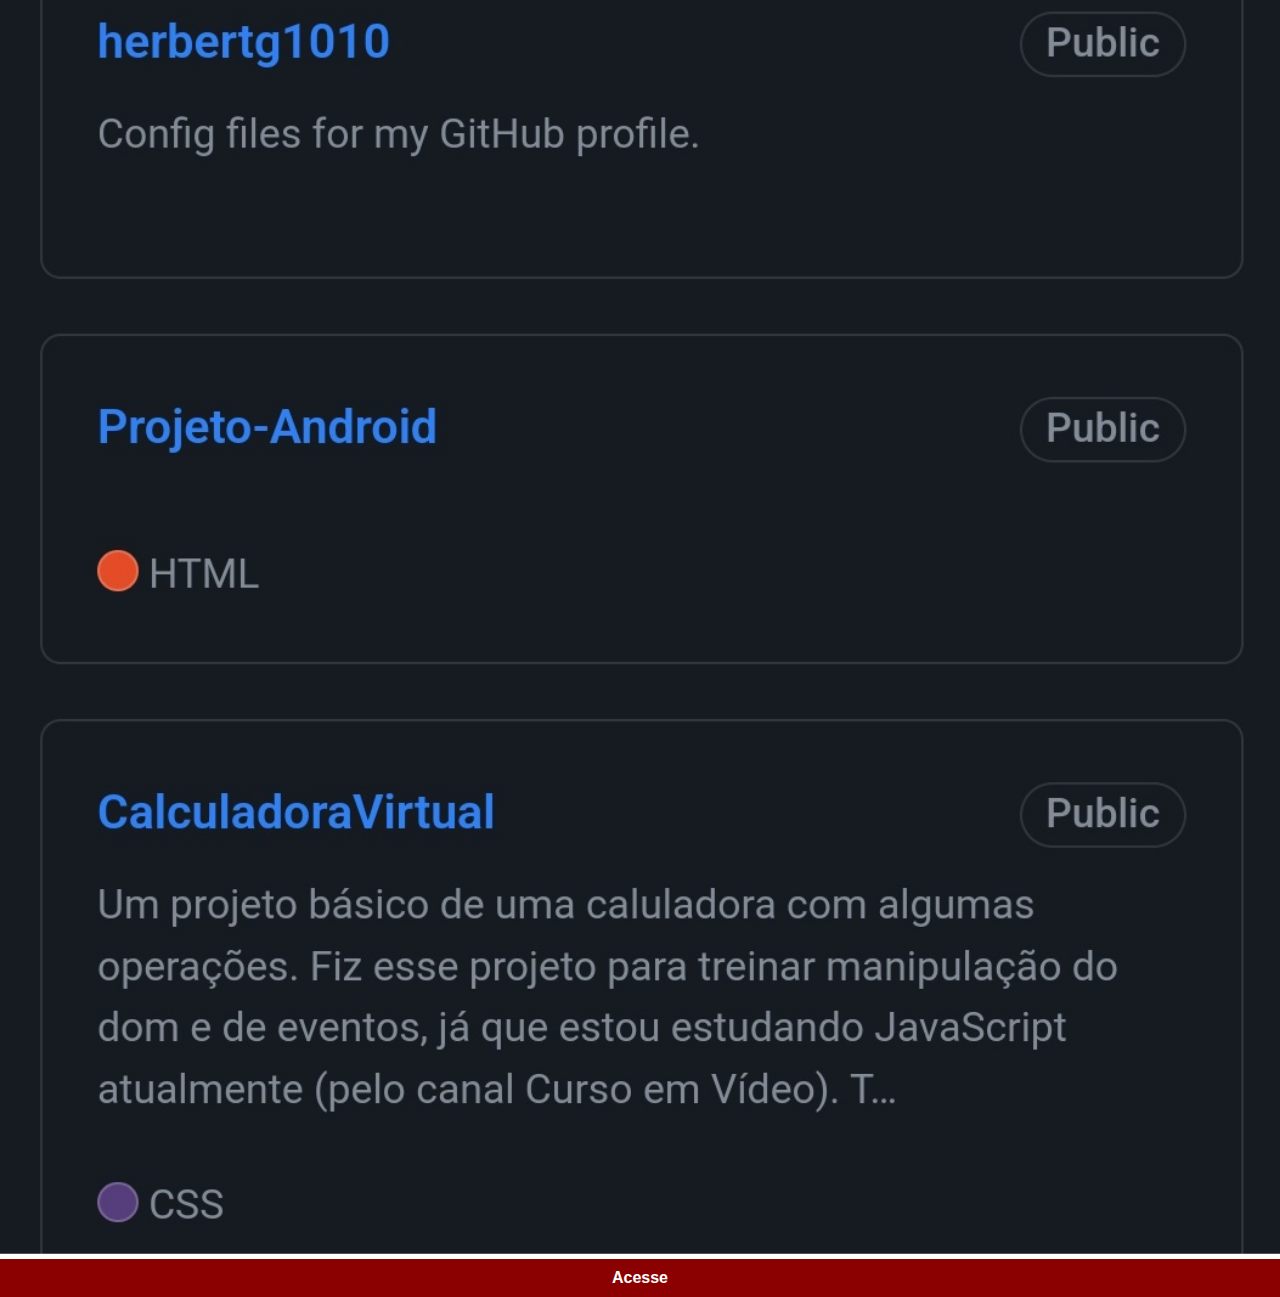
<file: templates/github.html>
<!DOCTYPE html>
<html lang="pt-br">
<head>
    <meta charset="UTF-8">
    <meta name="viewport" content="width=device-width, initial-scale=1.0">
    <title>Github</title>
    <link rel="stylesheet" href="../estilos/social.css">
</head>
<body>
    <img src="../imagens/tela-github.jpg" alt="GitHub">
    <a href="https://github.com/herbertg1010?tab=repositories" target="_blank">Acesse</a>
</body>
</html>
</file>
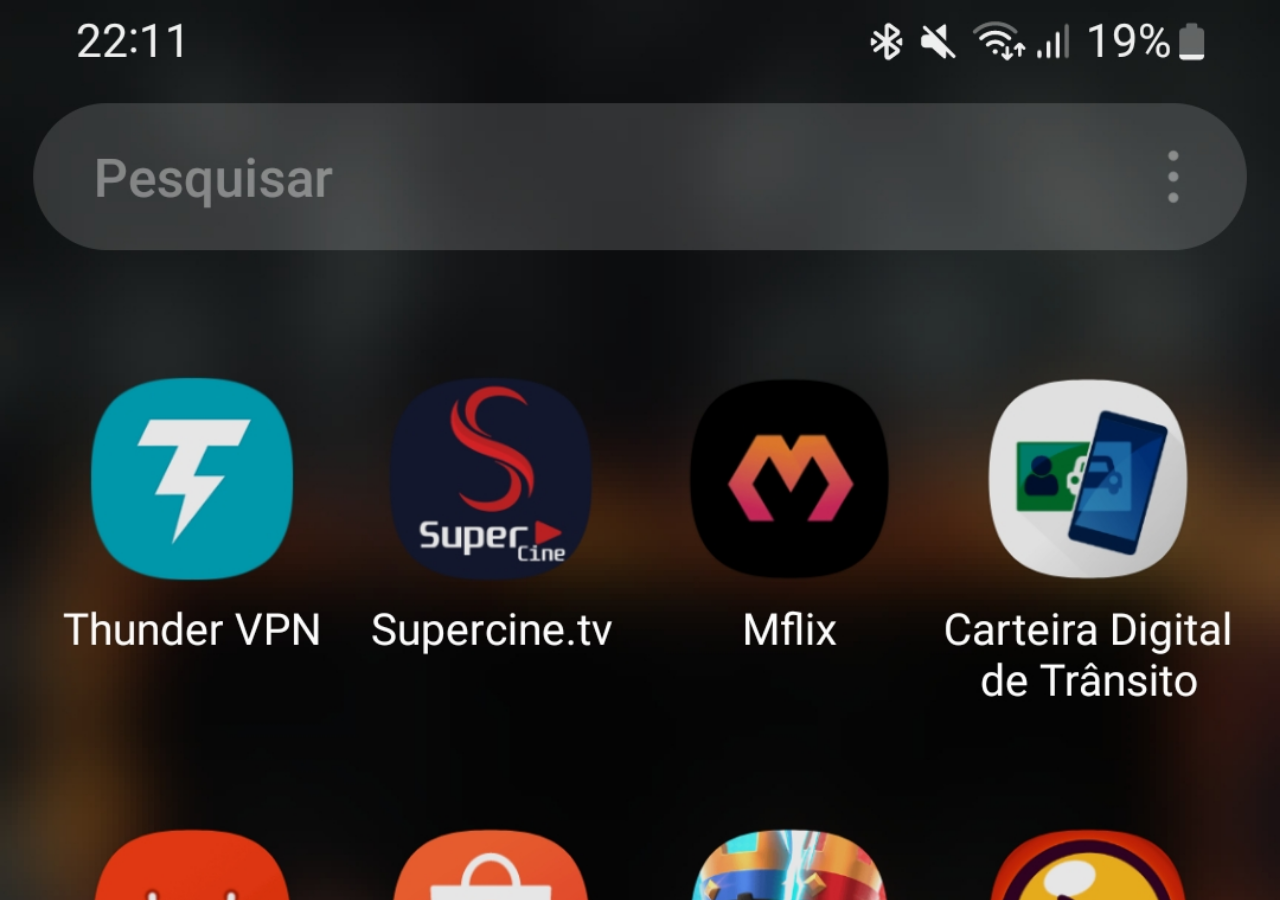
<file: templates/home.html>
<!DOCTYPE html>
<html lang="pt-br">
<head>
    <meta charset="UTF-8">
    <meta name="viewport" content="width=device-width, initial-scale=1.0">
    <title>Home</title>
    <style>
        *{
            margin: 0px;
            padding: 0px;
        }
        body{
            width: 100vw;
            height: 100vh;
            background-image: url('../imagens/tela-home.jpg');
            background-color: black;
            background-repeat: no-repeat;
            background-position: top center;
            background-size: cover;
        }
    </style>
</head>
<body>

</body>
</html>
</file>
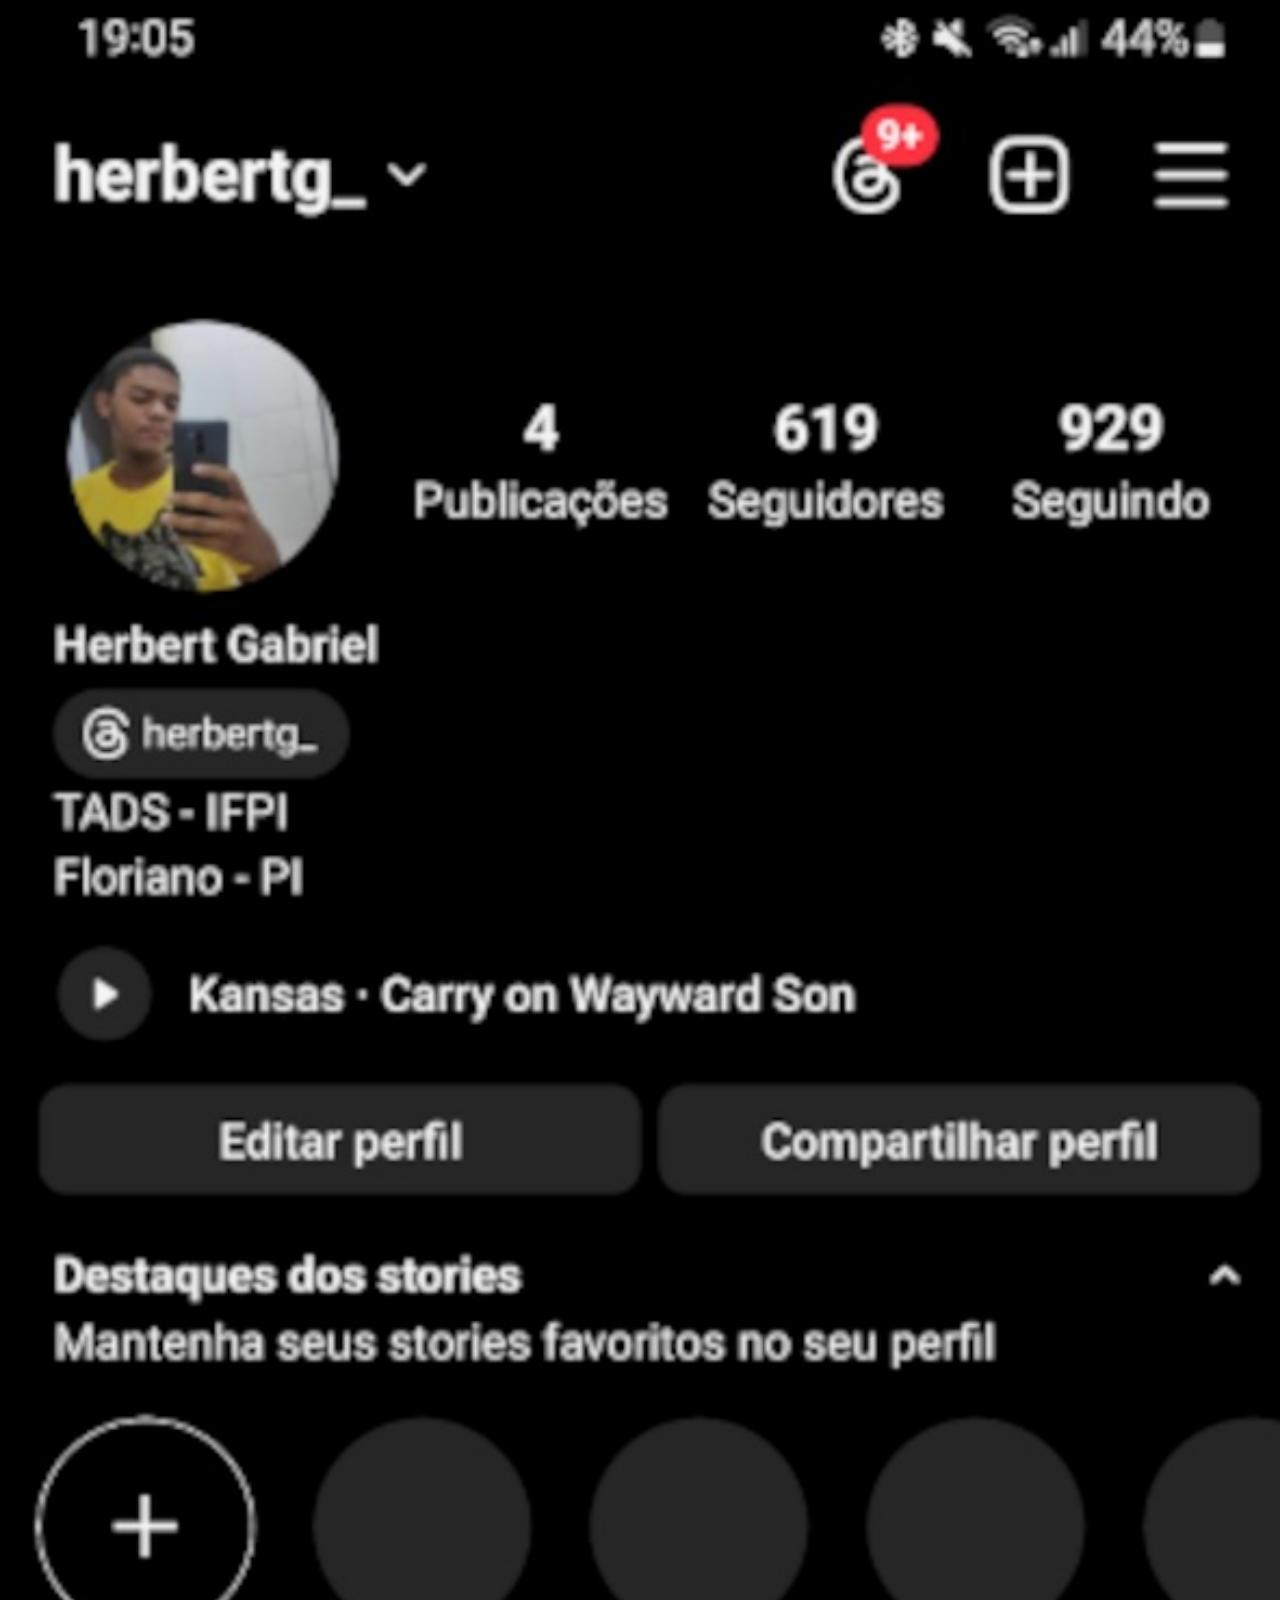
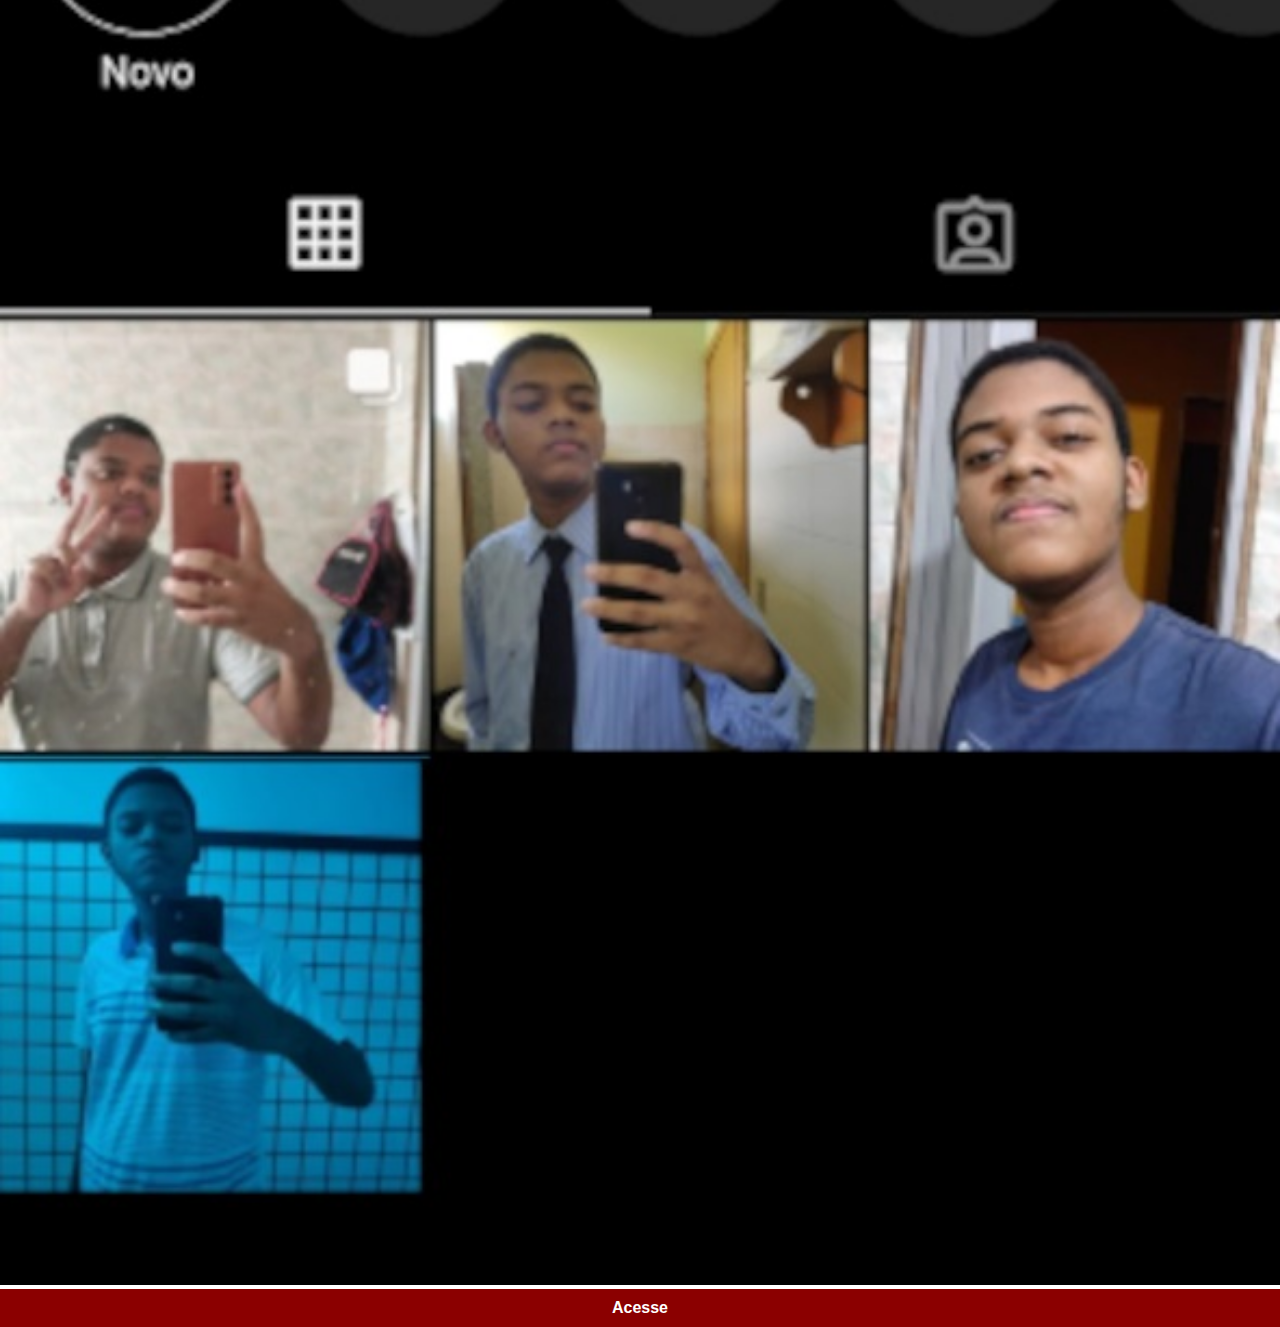
<file: templates/instagram.html>
<!DOCTYPE html>
<html lang="en">
<head>
    <meta charset="UTF-8">
    <meta name="viewport" content="width=device-width, initial-scale=1.0">
    <title>Instagram</title>
    <link rel="stylesheet" href="../estilos/social.css">
</head>
<body>
    <img src="../imagens/tela-instagram.jpg" alt="Instagram">
    <a href="https://www.instagram.com/herbertg_/" target="_blank">Acesse</a>
</body>
</html>
</file>
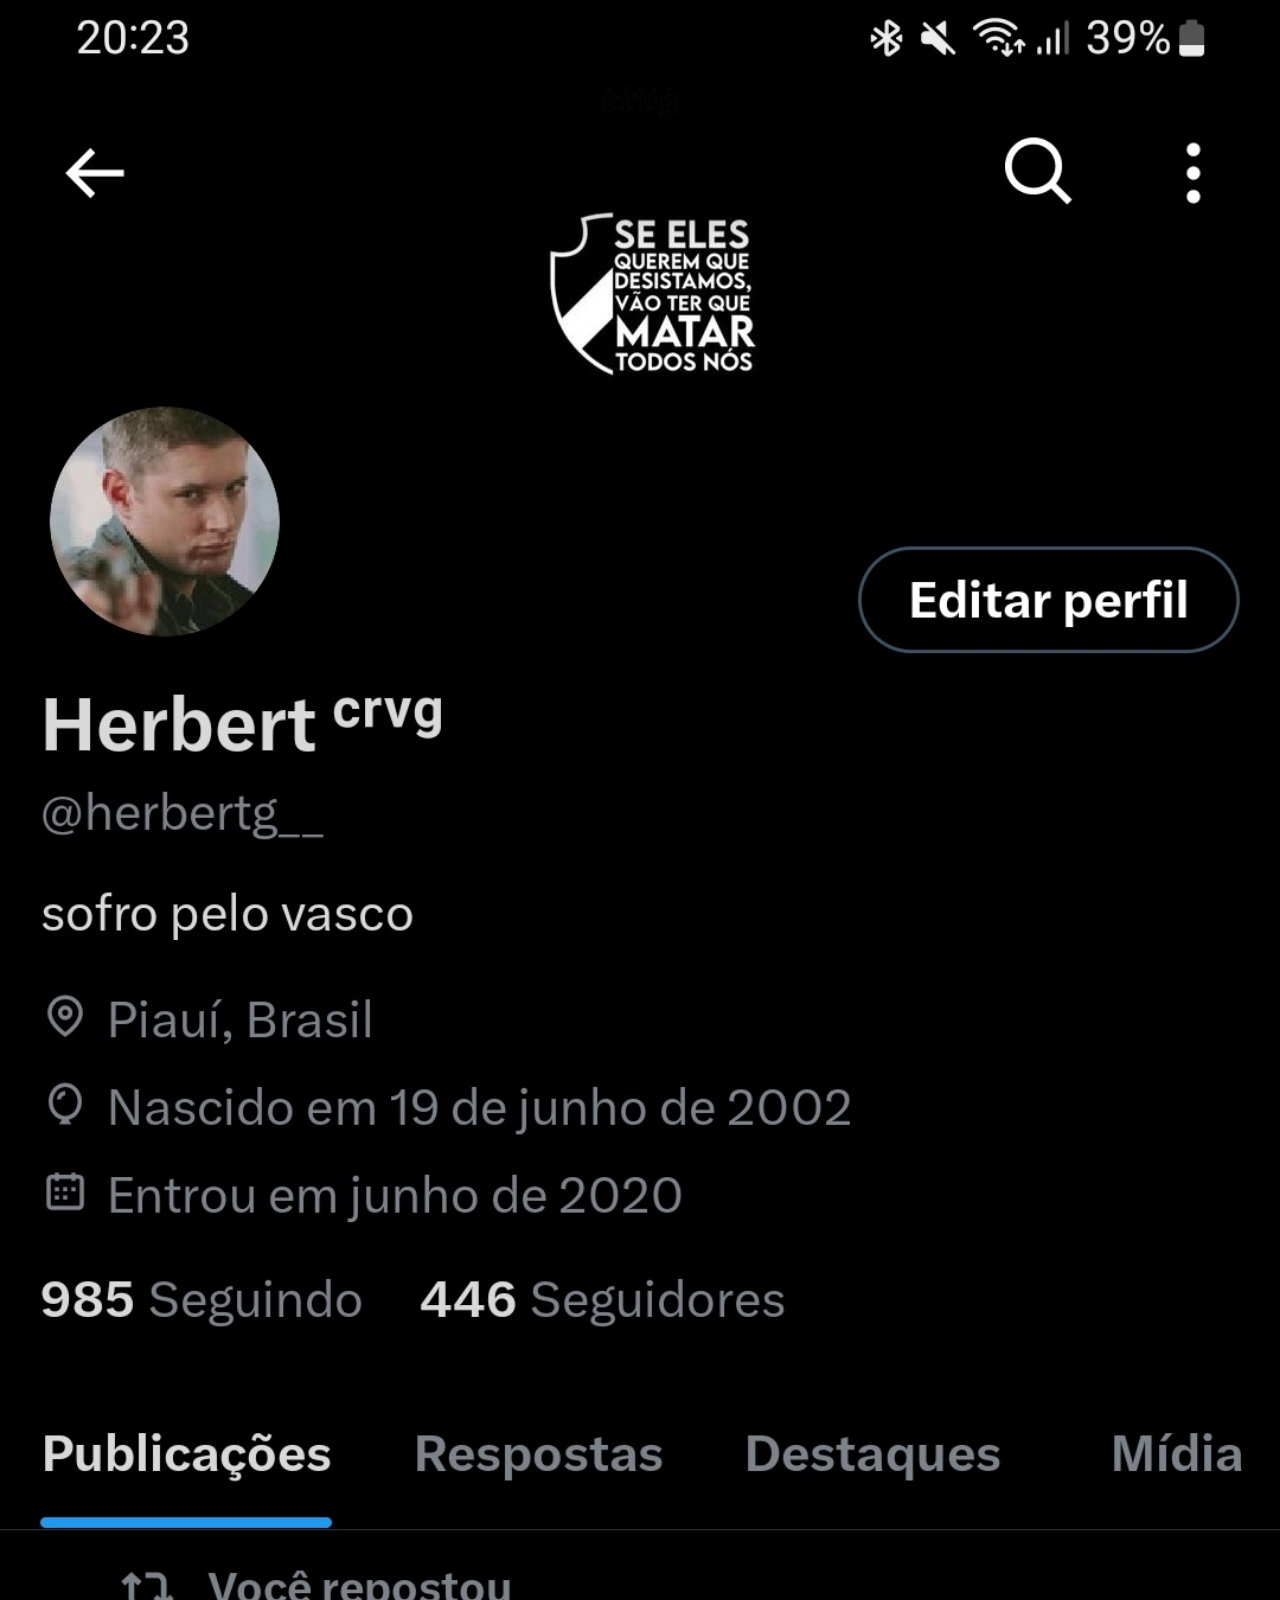
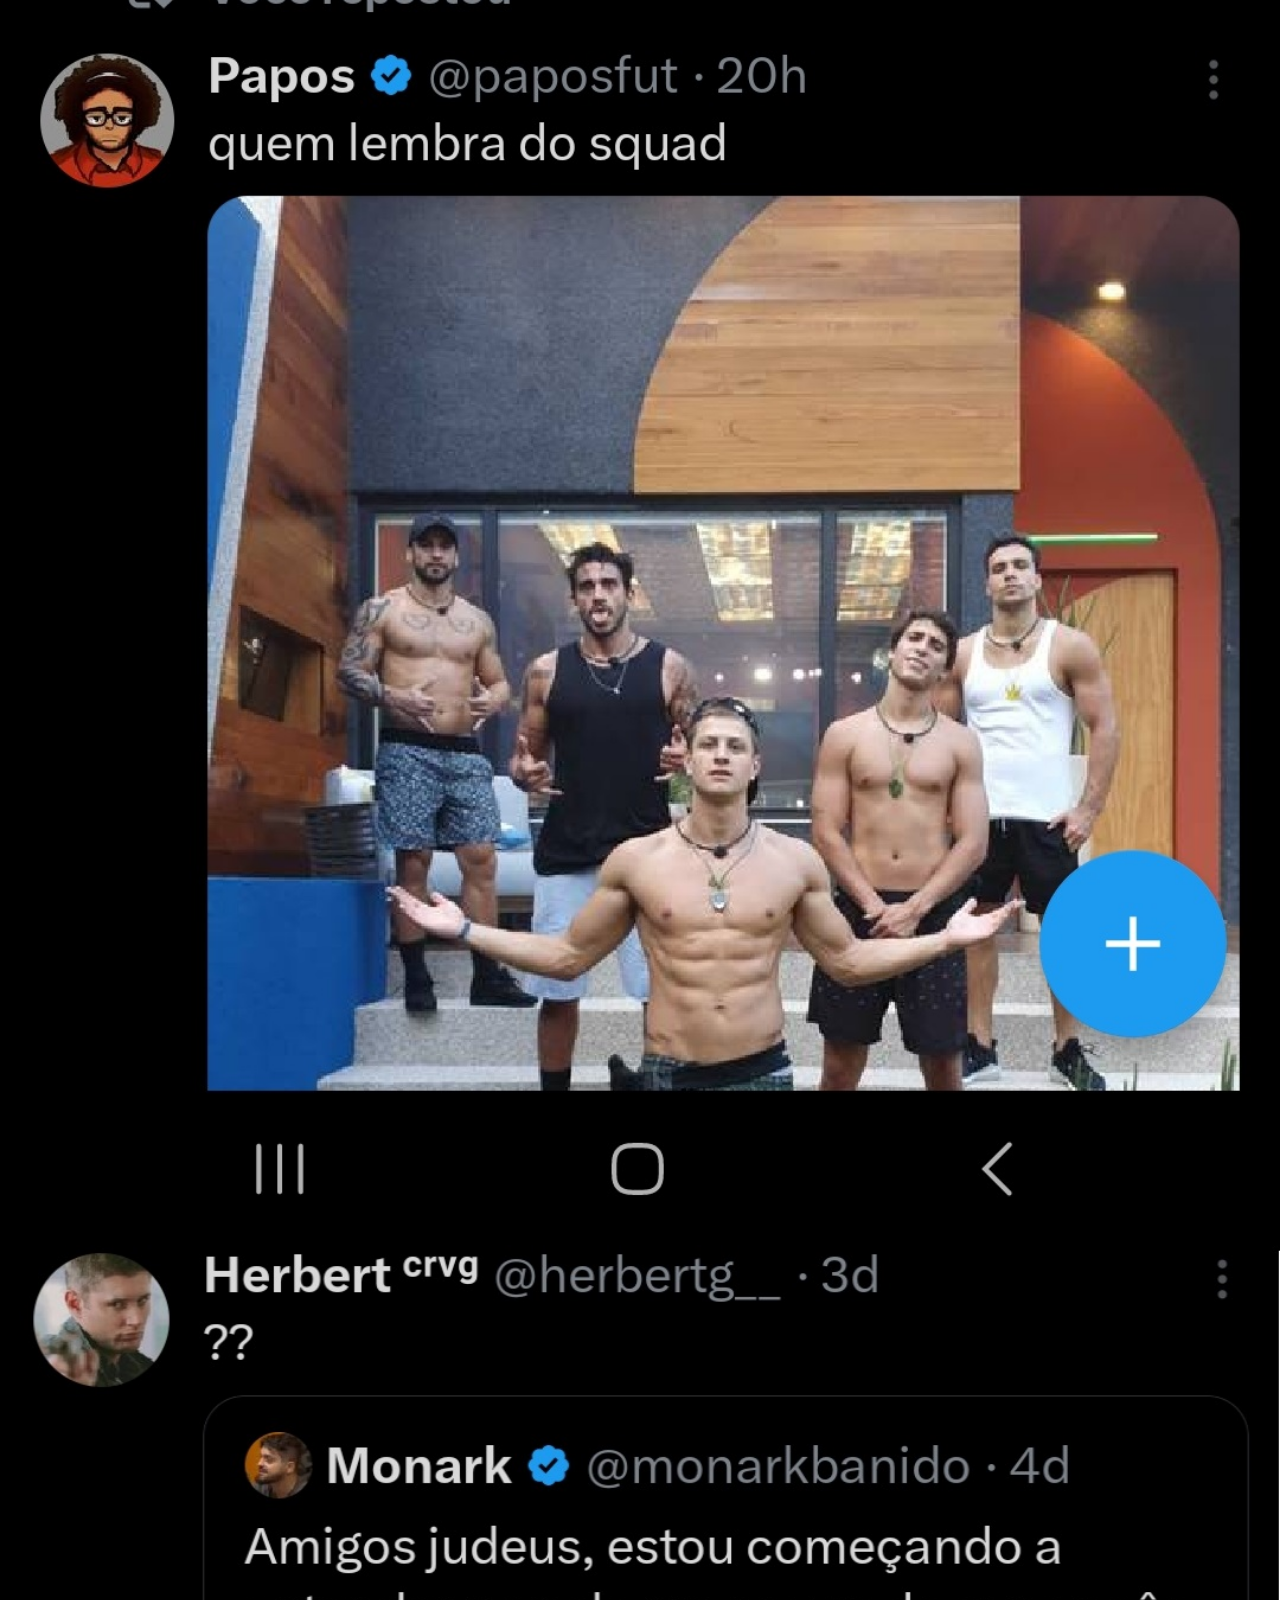
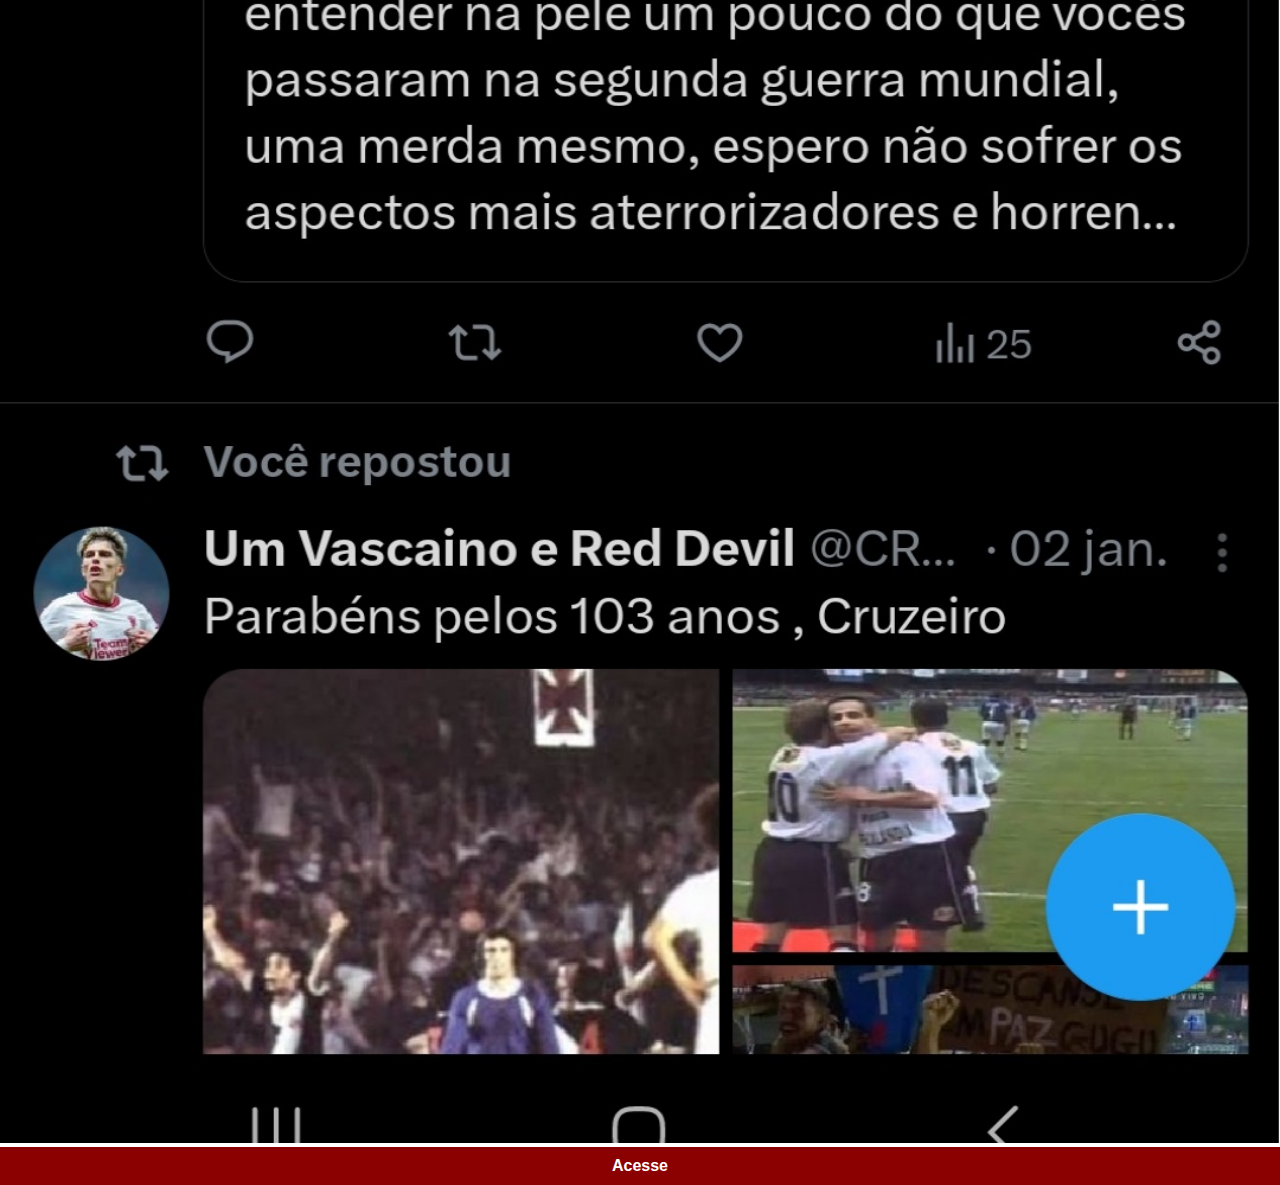
<file: templates/twitter.html>
<!DOCTYPE html>
<html lang="pt-br">
<head>
    <meta charset="UTF-8">
    <meta name="viewport" content="width=device-width, initial-scale=1.0">
    <title>Twitter</title>
    <link rel="stylesheet" href="../estilos/social.css">
</head>
<body>
    <img src="../imagens/tela-twitter.jpg" alt="Twitter">
    <a href="https://twitter.com/herbertg__" target="_blank">Acesse</a>
</body>
</html>
</file>
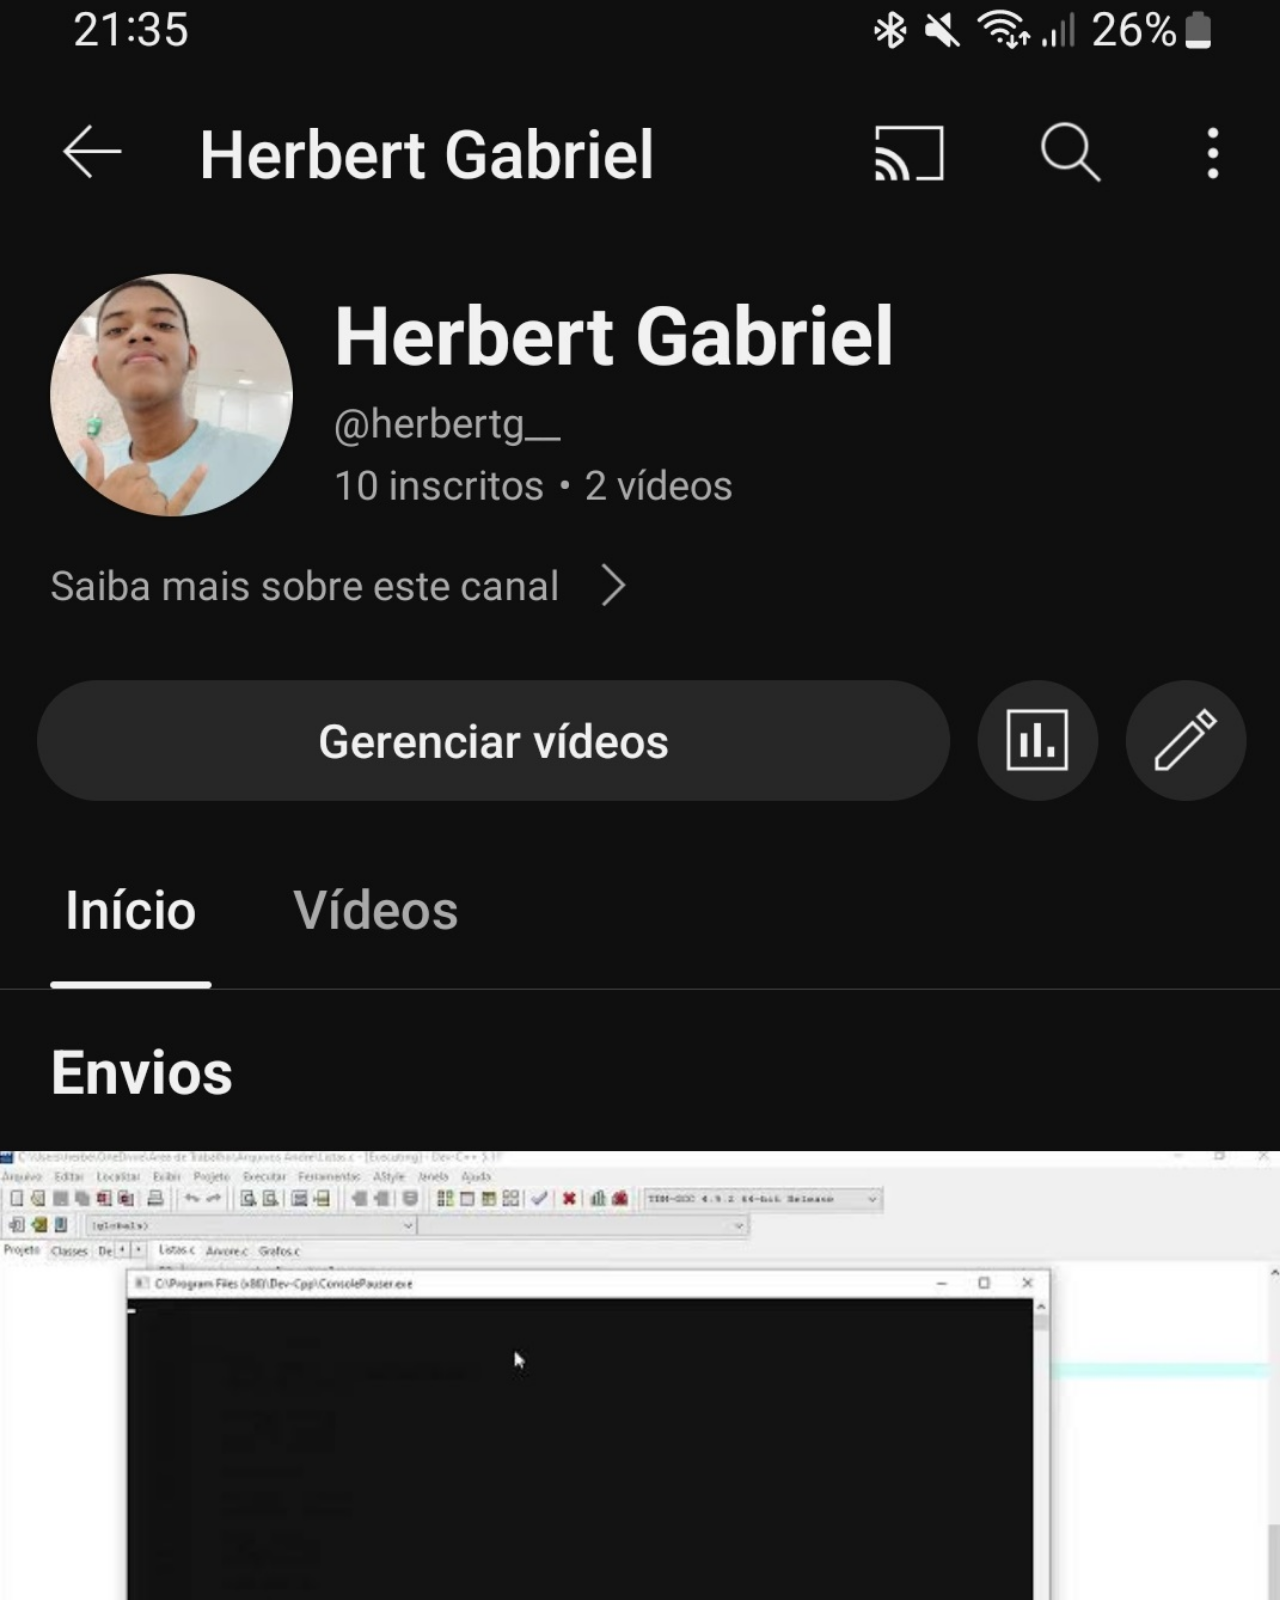
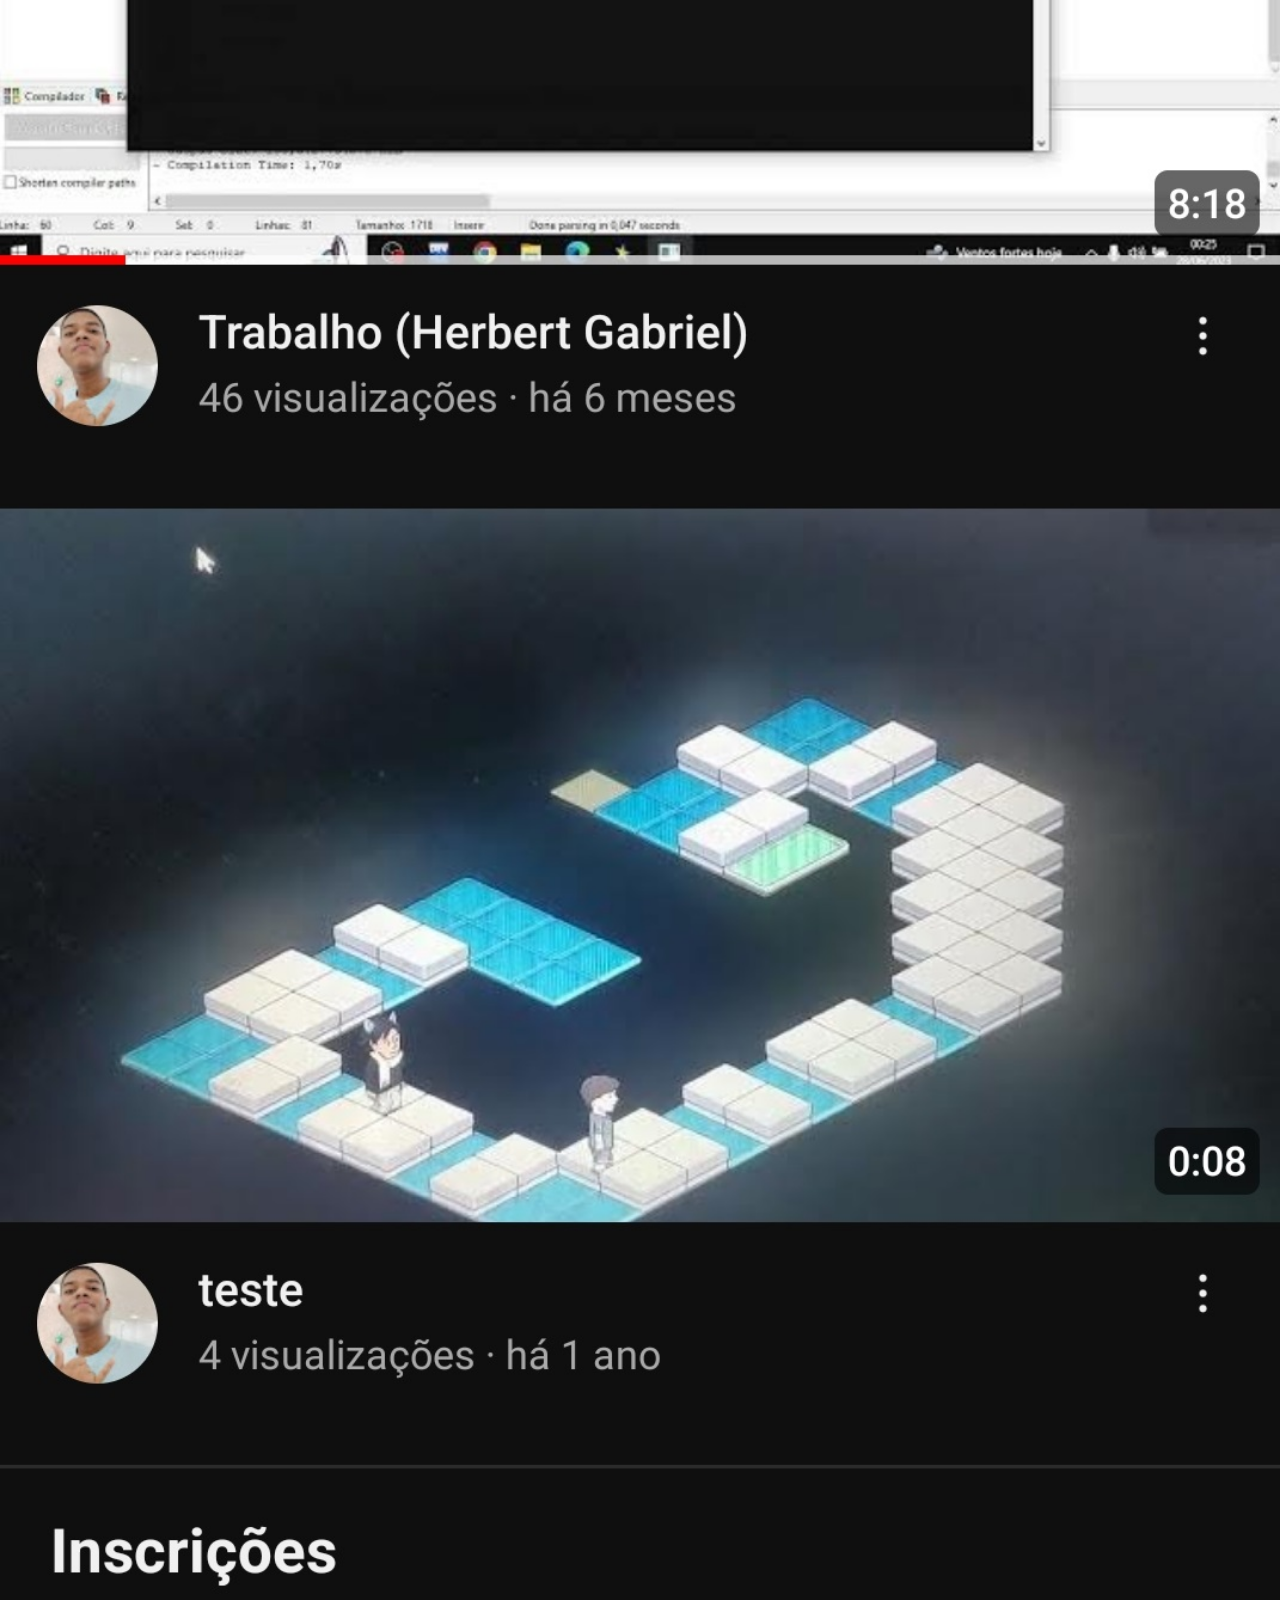
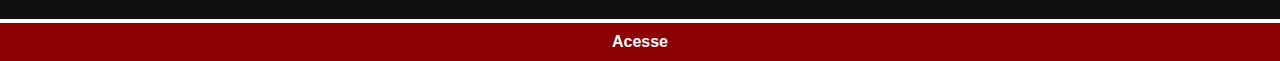
<file: templates/youtube.html>
<!DOCTYPE html>
<html lang="pt-br">
<head>
    <meta charset="UTF-8">
    <meta name="viewport" content="width=device-width, initial-scale=1.0">
    <title>Youtube</title>
    <link rel="stylesheet" href="../estilos/social.css">
</head>
<body>
    <img src="../imagens/tela-youtube.jpg" alt="Youtube">
    <a href="https://www.youtube.com/channel/UCwIy_tREKIJ9zYofTXIkq9w" target="_blank">Acesse</a>
</body>
</html>
</file>
<file: estilos/styles.css>
*{
    margin: 0px;
    padding: 0px;
    box-sizing: border-box;
    font-family: Arial, Helvetica, sans-serif;
}

html, body{
    height: 100vh;
    width: 100vw;
    background-color: #000000;
}

body{
    background-image: url('../imagens/fundo-madeira.jpg');
    background-repeat: no-repeat;
    background-position: top center;
    background-size: cover;
    background-attachment: fixed;
}

main{
    position: relative;
    height: 100vh;
   
}

section#telefone{
    position: absolute;
    top: 50%;
    left: 50%;
    transform: translate(-50%, -50%);
    width: 311px;
    height: 627px;
    background-image:  url('../imagens/frame-iphone.png');
    background-repeat: no-repeat;
}

iframe#iphone{
    position: relative;
    top: 80px;
    left: 22px;
    width: 268px;
    height: 471px;
}

section#redes-sociais > a > img{
    border-radius: 50%;
    width: 50px;
    margin: 3px;
    margin-top: 22px;
    margin-right: 8px;
    box-shadow: 2px 2px 5px rgba(0, 0, 0, 0.384);
}


section#redes-sociais{
    display: flex;
    flex-direction: column;
    align-items: flex-end;
}

section#redes-sociais > a > img:hover{
    transform: scale(1.1);
    transition: 0.3s;
    border: 2px solid rgba(255, 255, 255, 0.822);
    transform: translate(-2px, -2px);
}

@media screen and (max-width: 429px){
 section#redes-sociais{
    display: flex;
    flex-direction: column;
    margin-left: 50px;  
}
section#redes-sociais > a > img{
    width: 28px;
    margin-top: 13px;
}
}
</file>
<file: estilos/social.css>
*{
    margin: 0px;
    padding: 0px;
    font-family: sans-serif;
}


::-webkit-scrollbar{
    width: 0px;
    height: 0px;
}

img{
    width: 100vw;
}

a{
    display: block;
    background-color: darkred;
    color: white;
    padding: 10px;
    text-align: center;
    font-weight: bolder;
    text-decoration: none;
}

a:hover{
    background-color: red;
}
</file>
